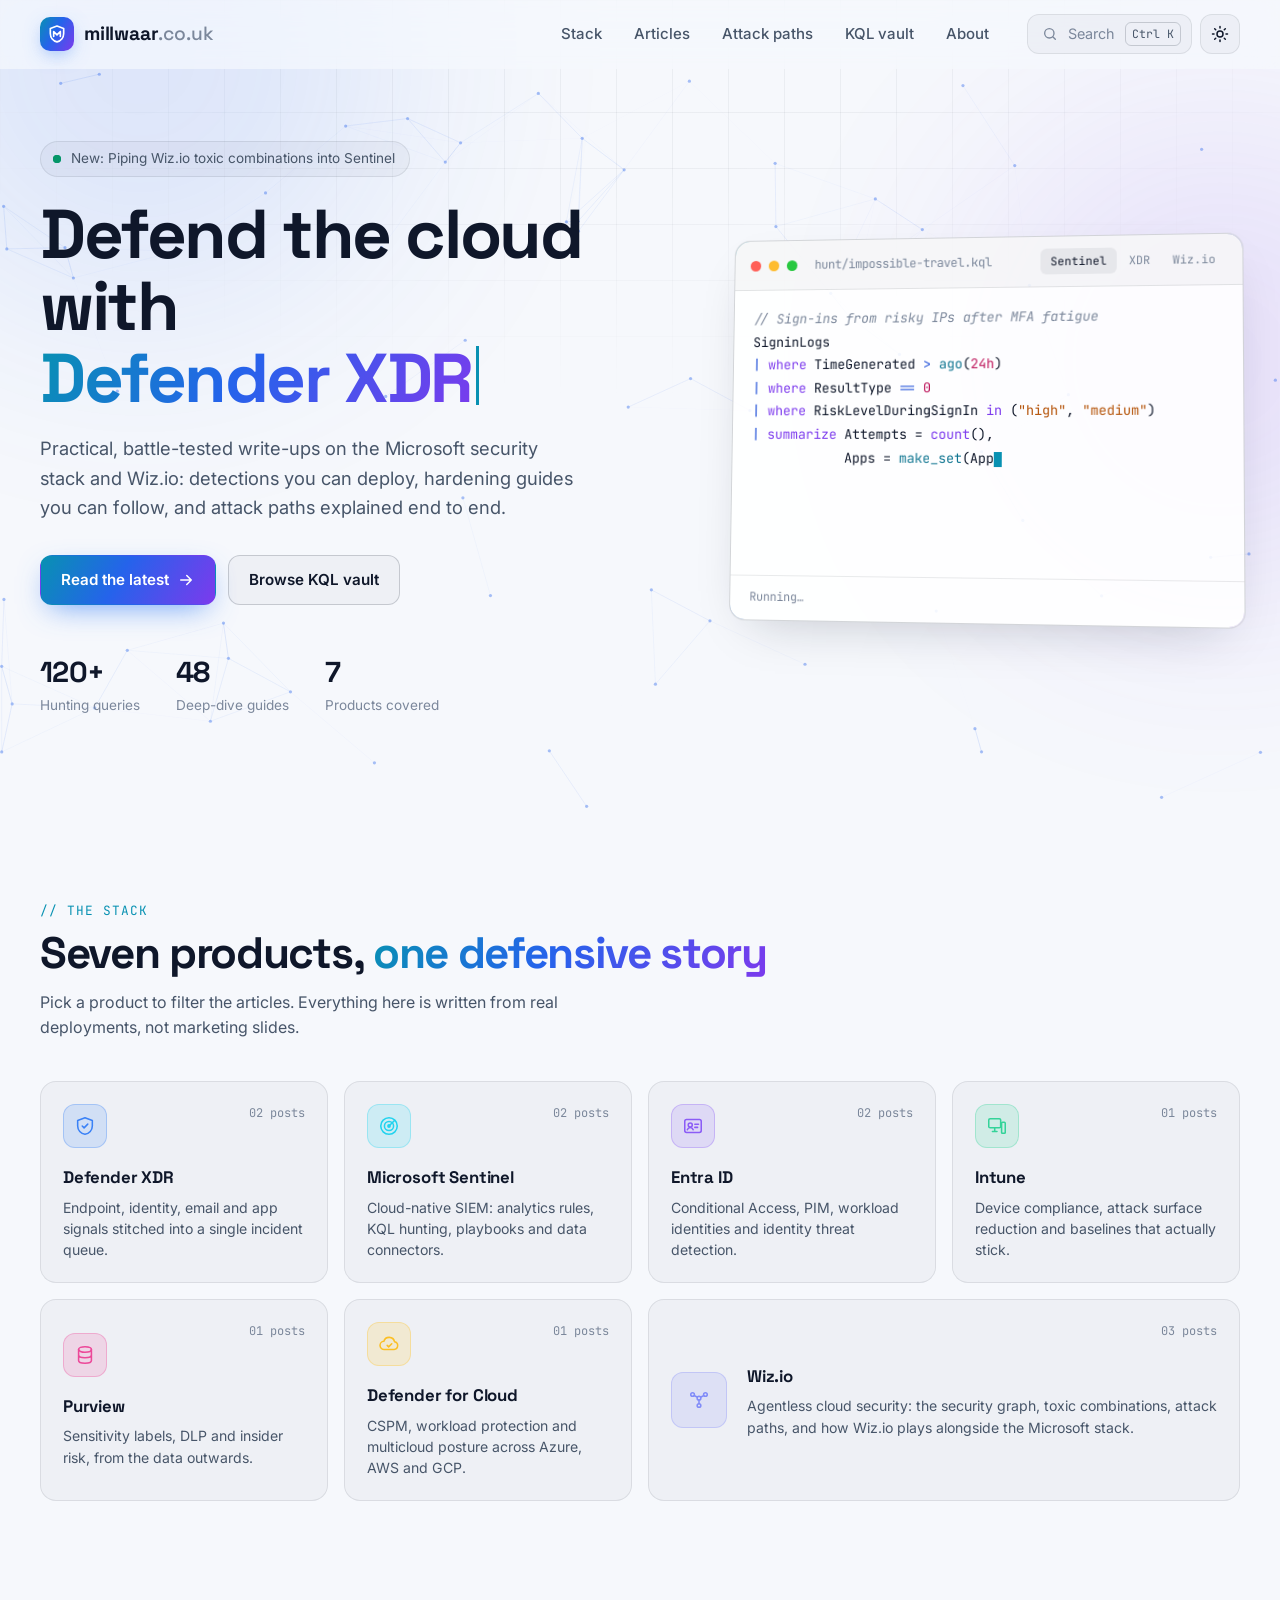
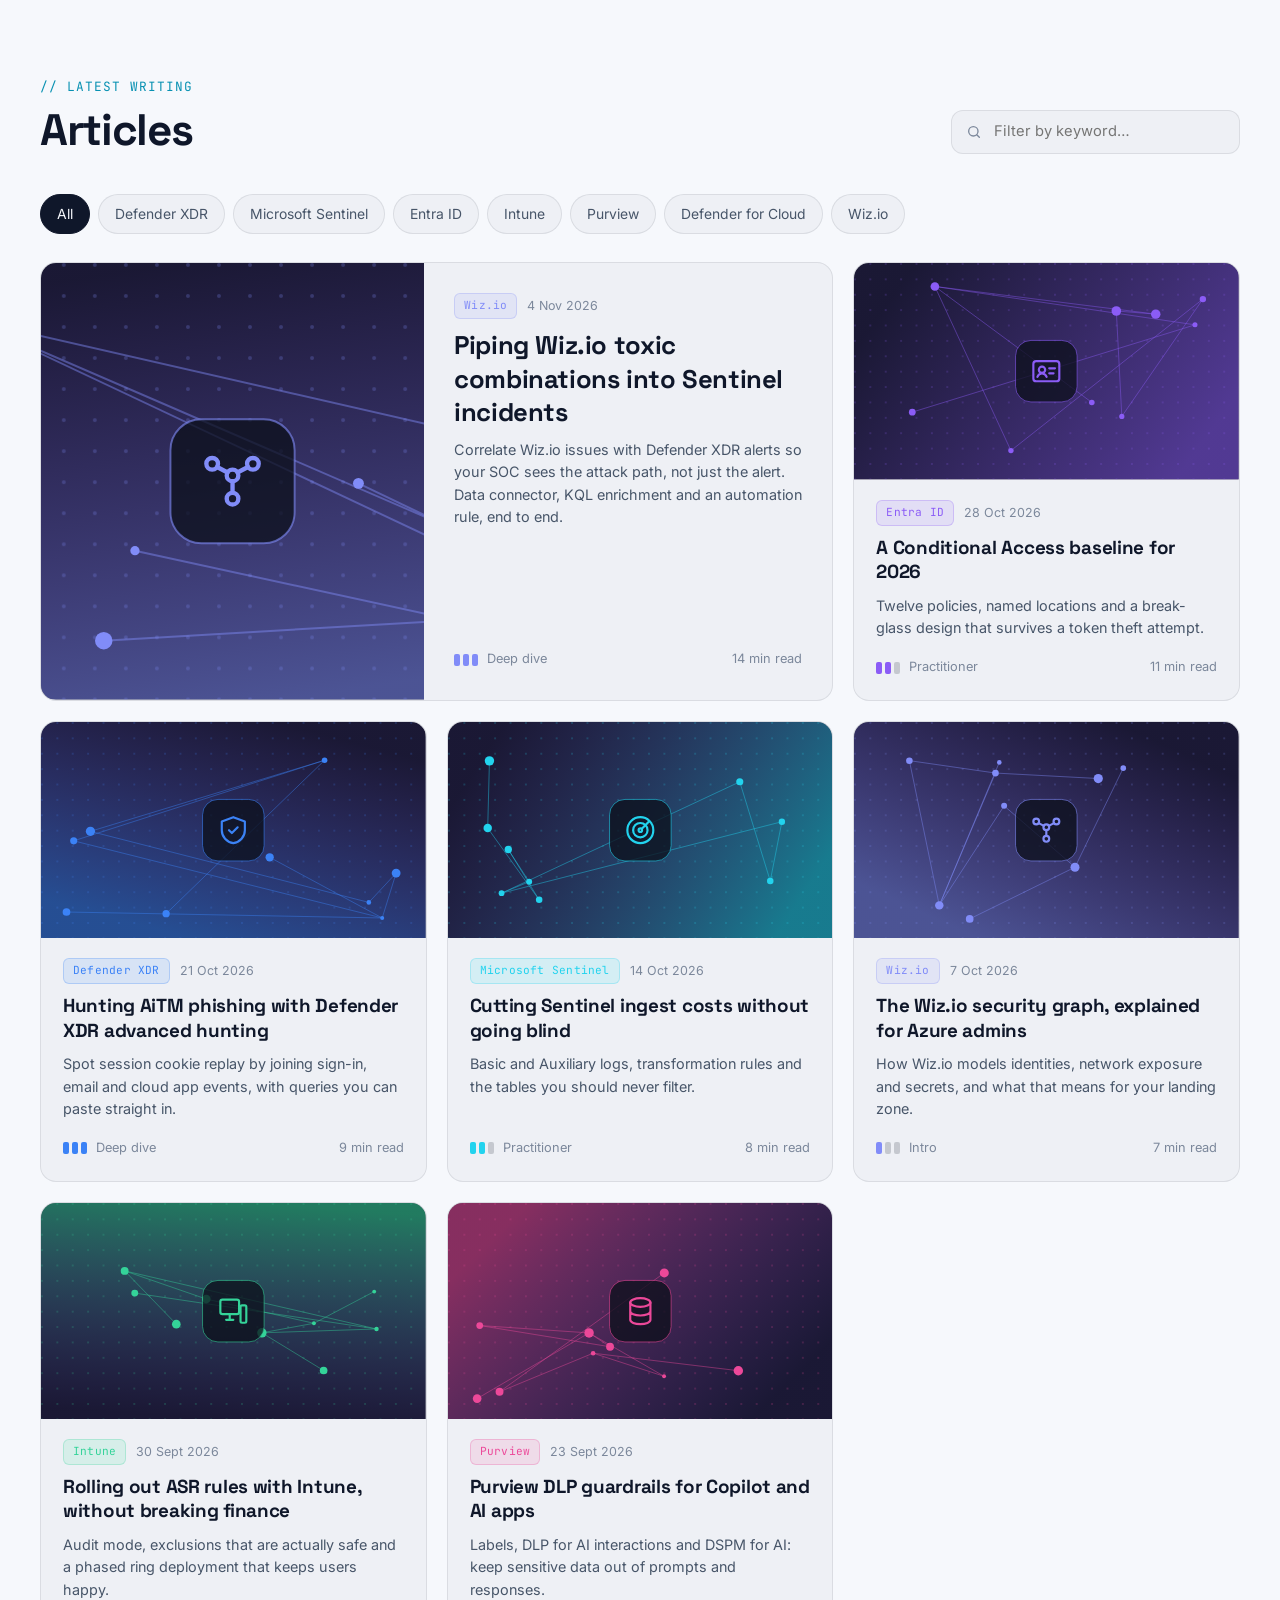
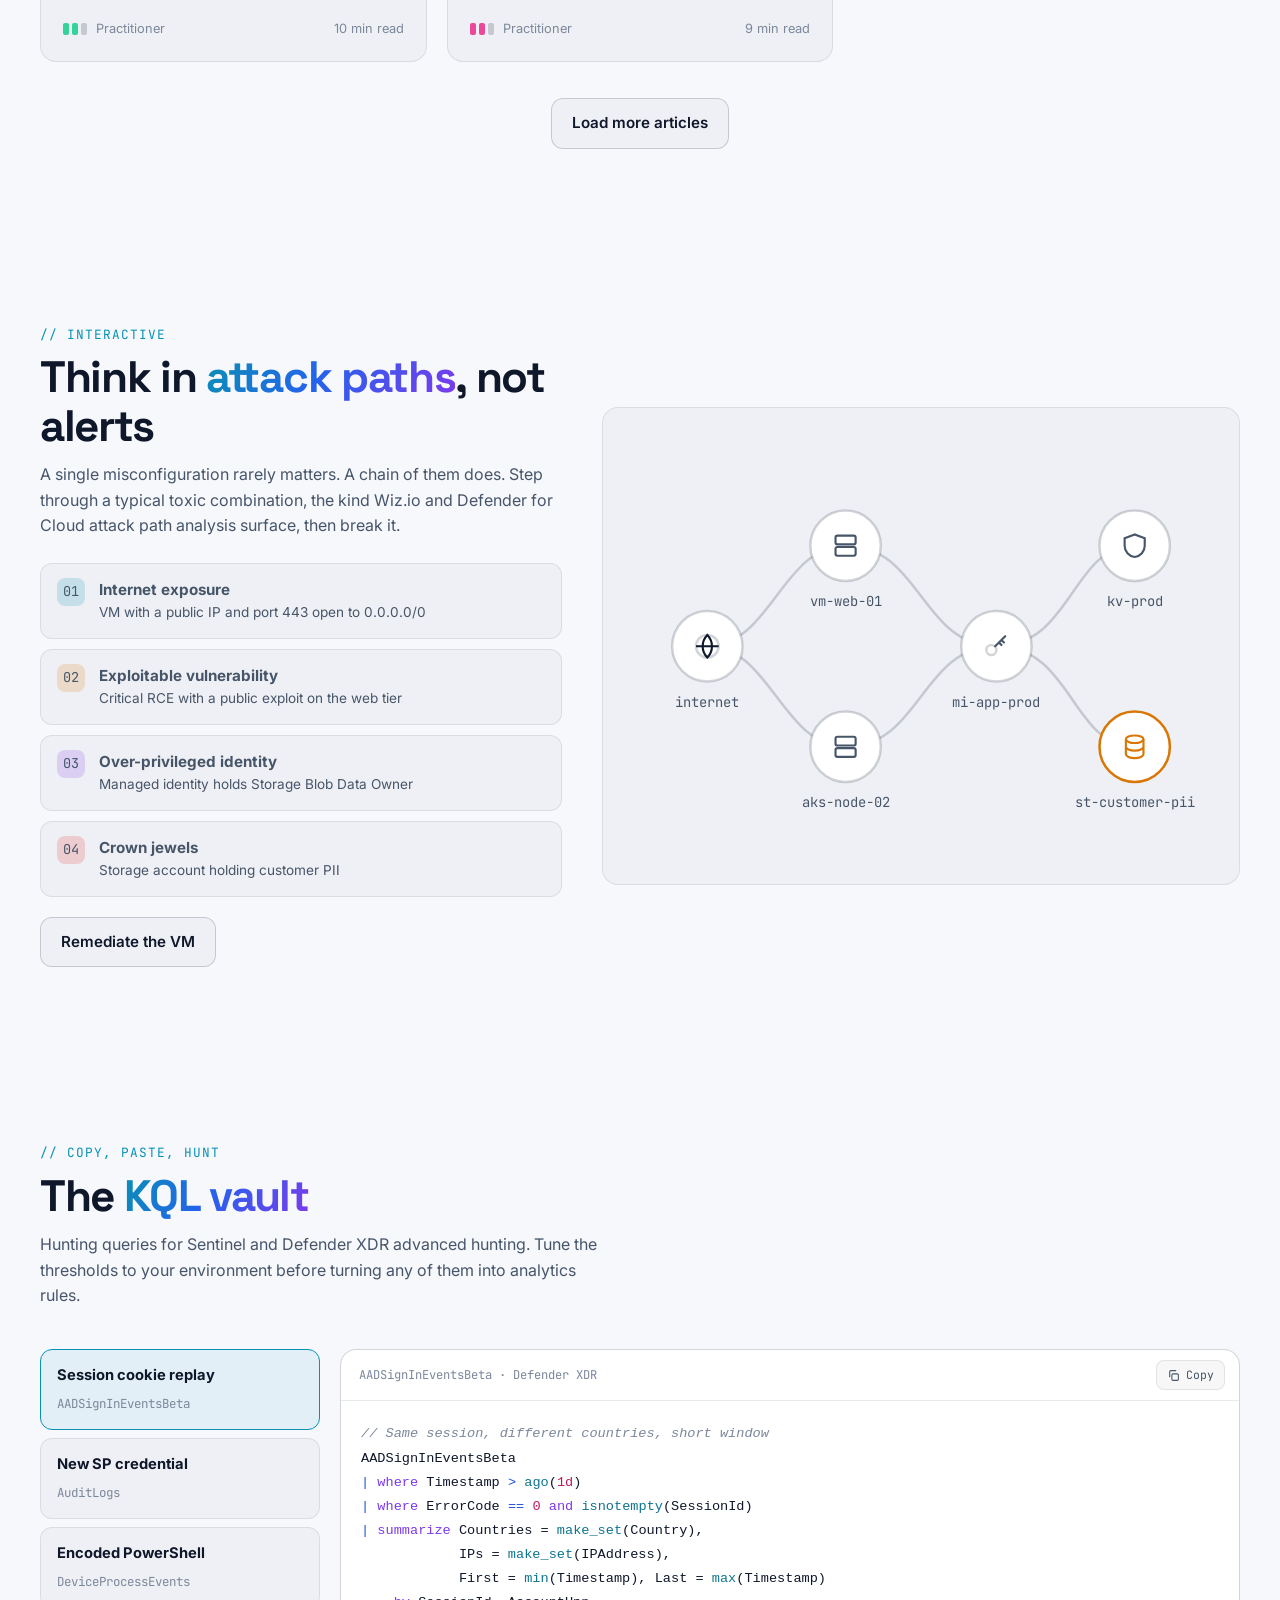
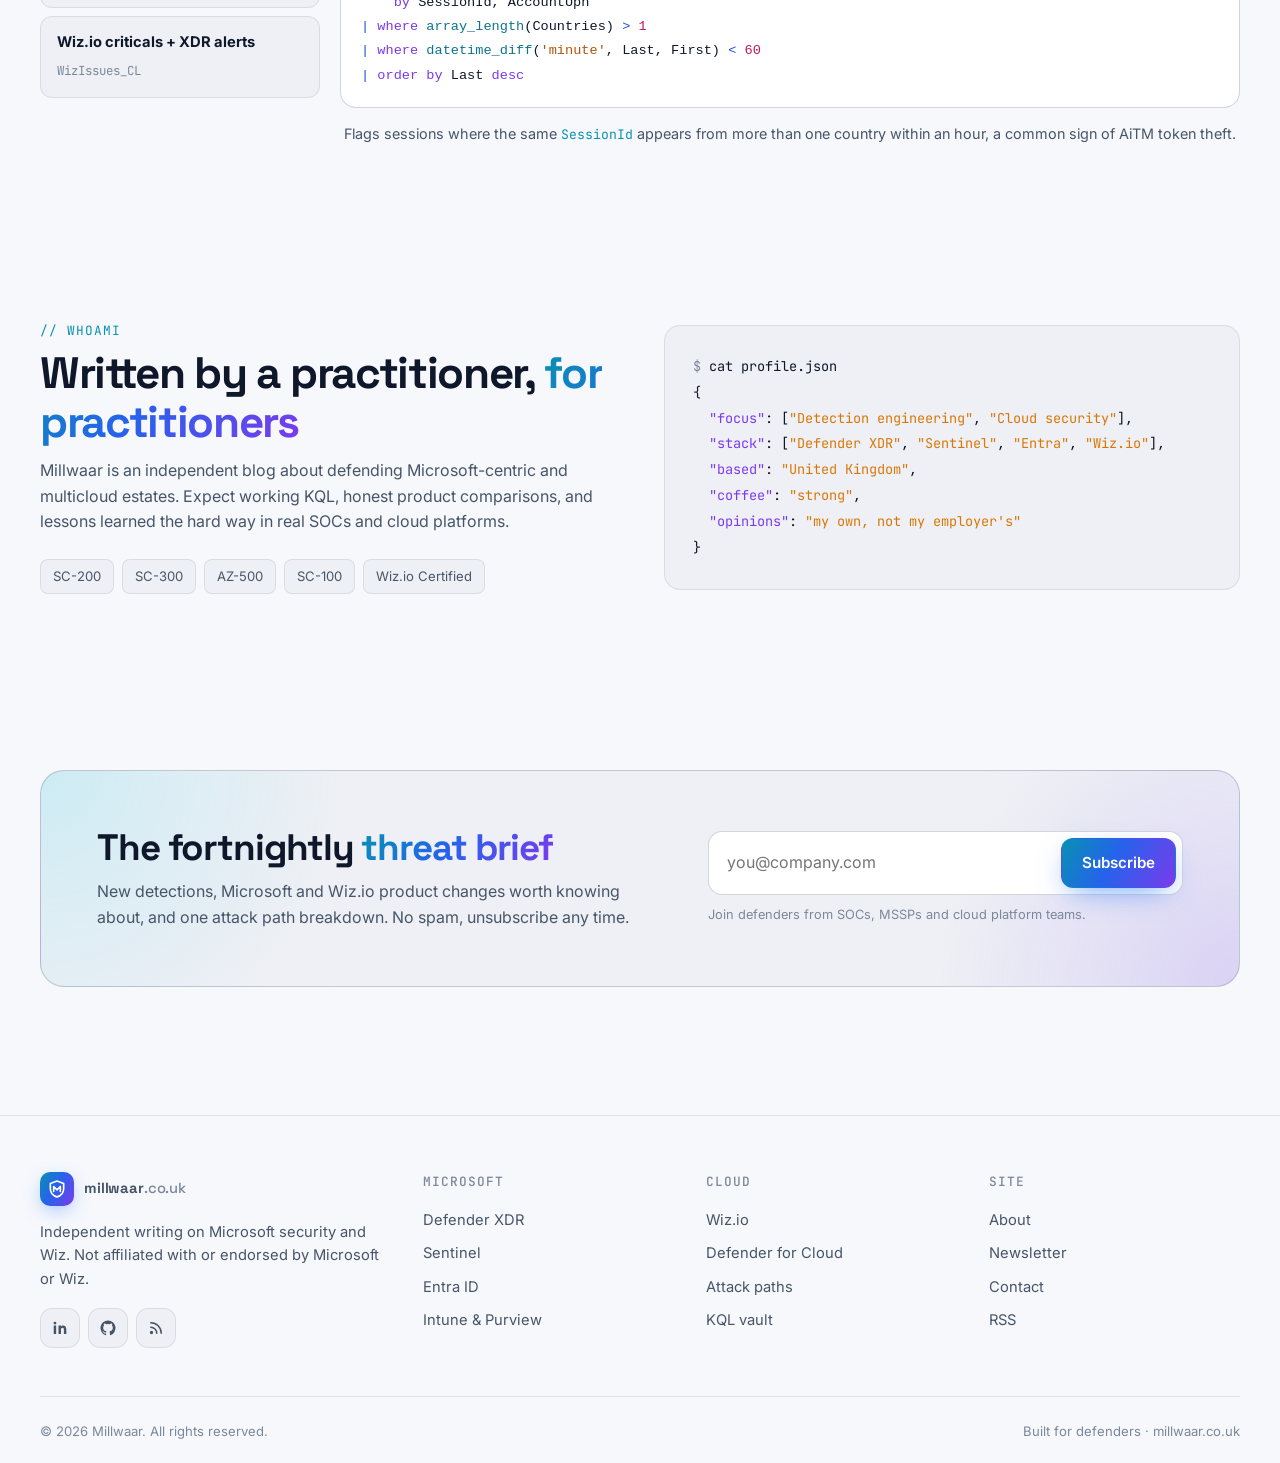
<file: index.html>
<!doctype html>
<html lang="en-GB">
<head>
  <meta charset="utf-8">
  <meta name="viewport" content="width=device-width, initial-scale=1">
  <title>Millwaar · Microsoft Security &amp; Wiz.io</title>
  <meta name="description" content="Hands-on cyber security writing on the Microsoft security stack (Defender XDR, Sentinel, Entra ID, Intune, Purview, Defender for Cloud) and Wiz.io cloud security.">
  <link rel="canonical" href="https://millwaar.co.uk/">
  <meta property="og:type" content="website">
  <meta property="og:title" content="Millwaar · Microsoft Security & Wiz.io">
  <meta property="og:description" content="Detections, hardening guides and cloud attack paths for defenders running Microsoft security and Wiz.">
  <meta property="og:url" content="https://millwaar.co.uk/">
  <meta name="theme-color" content="#07090f">
  <link rel="icon" href="assets/favicon.svg" type="image/svg+xml">
  <link rel="preconnect" href="https://fonts.googleapis.com">
  <link rel="preconnect" href="https://fonts.gstatic.com" crossorigin>
  <link href="https://fonts.googleapis.com/css2?family=Inter:wght@400;500;600;700&family=JetBrains+Mono:wght@400;500&family=Space+Grotesk:wght@500;600;700&display=swap" rel="stylesheet">
  <link rel="stylesheet" href="assets/css/styles.css">
  <script>
    (function () {
      var t; try { t = localStorage.getItem('mw-theme'); } catch (e) {}
      if (!t) t = window.matchMedia('(prefers-color-scheme: light)').matches ? 'light' : 'dark';
      document.documentElement.dataset.theme = t;
    })();
  </script>
</head>
<body>
  <a class="skip-link" href="#main">Skip to content</a>
  <div class="bg-grid" aria-hidden="true"></div>
  <div class="bg-glow bg-glow--1" aria-hidden="true"></div>
  <div class="bg-glow bg-glow--2" aria-hidden="true"></div>
  <div class="cursor-glow" aria-hidden="true"></div>

  <header class="site-header">
    <nav class="nav container" aria-label="Main">
      <a class="logo" href="./" aria-label="Millwaar home">
        <span class="logo__mark"><svg viewBox="0 0 24 24" fill="none" stroke="currentColor" stroke-width="2" stroke-linecap="round" stroke-linejoin="round"><path d="M12 2.5 4 5.5v6c0 5 3.4 9 8 10 4.6-1 8-5 8-10v-6l-8-3Z"/><path d="M8 15V9l4 4 4-4v6"/></svg></span>
        <span>millwaar<span class="logo__tld">.co.uk</span></span>
      </a>
      <ul class="nav__links" id="nav-links">
        <li><a href="#stack">Stack</a></li>
        <li><a href="#articles">Articles</a></li>
        <li><a href="#attack-paths">Attack paths</a></li>
        <li><a href="#kql">KQL vault</a></li>
        <li><a href="#about">About</a></li>
      </ul>
      <div class="nav__actions">
        <button class="search-trigger" type="button" aria-label="Search articles">
          <svg viewBox="0 0 24 24" fill="none" stroke="currentColor" stroke-width="2" stroke-linecap="round"><circle cx="11" cy="11" r="7"/><path d="m20 20-3.5-3.5"/></svg>
          <span class="search-trigger__label">Search</span><span class="kbd">Ctrl K</span>
        </button>
        <button class="icon-btn theme-toggle" type="button" aria-label="Toggle colour theme">
          <svg class="icon-moon" viewBox="0 0 24 24" fill="none" stroke="currentColor" stroke-width="2" stroke-linecap="round" stroke-linejoin="round"><path d="M20 14.5A8 8 0 0 1 9.5 4 8 8 0 1 0 20 14.5Z"/></svg>
          <svg class="icon-sun" viewBox="0 0 24 24" fill="none" stroke="currentColor" stroke-width="2" stroke-linecap="round"><circle cx="12" cy="12" r="4"/><path d="M12 2v2M12 20v2M4.9 4.9l1.4 1.4M17.7 17.7l1.4 1.4M2 12h2M20 12h2M4.9 19.1l1.4-1.4M17.7 6.3l1.4-1.4"/></svg>
        </button>
        <button class="icon-btn menu-toggle" type="button" aria-label="Open menu" aria-expanded="false" aria-controls="nav-links">
          <svg viewBox="0 0 24 24" fill="none" stroke="currentColor" stroke-width="2" stroke-linecap="round"><path d="M4 7h16M4 12h16M4 17h16"/></svg>
        </button>
      </div>
    </nav>
  </header>

  <main id="main">
    <!-- Hero -->
    <section class="hero">
      <canvas class="hero__canvas" aria-hidden="true"></canvas>
      <div class="container hero__inner">
        <div>
          <span class="eyebrow"><span class="pulse"></span> New: Piping Wiz.io toxic combinations into Sentinel</span>
          <h1>Defend the cloud with<br><span class="grad-text typed" data-words='["Defender XDR","Sentinel","Entra ID","Purview","Intune","Wiz.io"]'>Defender XDR</span></h1>
          <p class="hero__lead">Practical, battle-tested write-ups on the Microsoft security stack and Wiz.io: detections you can deploy, hardening guides you can follow, and attack paths explained end to end.</p>
          <div class="hero__cta">
            <a class="btn btn--primary" href="#articles">Read the latest
              <svg viewBox="0 0 24 24" fill="none" stroke="currentColor" stroke-width="2" stroke-linecap="round" stroke-linejoin="round"><path d="M5 12h14M13 6l6 6-6 6"/></svg></a>
            <a class="btn btn--ghost" href="#kql">Browse KQL vault</a>
          </div>
          <div class="hero__stats">
            <div><div class="stat__num" data-count="120" data-suffix="+">0</div><div class="stat__label">Hunting queries</div></div>
            <div><div class="stat__num" data-count="48">0</div><div class="stat__label">Deep-dive guides</div></div>
            <div><div class="stat__num" data-count="7">0</div><div class="stat__label">Products covered</div></div>
          </div>
        </div>

        <div class="console" aria-label="Example hunting queries">
          <div class="console__bar">
            <span class="dot dot--r"></span><span class="dot dot--y"></span><span class="dot dot--g"></span>
            <span class="console__title">hunt/impossible-travel.kql</span>
            <div class="console__tabs" role="tablist">
              <button class="console__tab is-active" data-tab="sentinel" role="tab" aria-selected="true">Sentinel</button>
              <button class="console__tab" data-tab="defender" role="tab" aria-selected="false">XDR</button>
              <button class="console__tab" data-tab="wiz" role="tab" aria-selected="false">Wiz.io</button>
            </div>
          </div>
          <div class="console__body" aria-live="off"></div>
          <div class="console__result"><span>Running…</span><span></span></div>
        </div>
      </div>
    </section>

    <!-- Stack -->
    <section class="section" id="stack">
      <div class="container">
        <div class="section__head reveal">
          <div>
            <div class="section__kicker">// the stack</div>
            <h2 class="section__title">Seven products, <span class="grad-text">one defensive story</span></h2>
            <p class="section__sub">Pick a product to filter the articles. Everything here is written from real deployments, not marketing slides.</p>
          </div>
        </div>
        <div class="stack-grid" id="stack-grid"></div>
      </div>
    </section>

    <!-- Articles -->
    <section class="section" id="articles">
      <div class="container">
        <div class="section__head reveal">
          <div>
            <div class="section__kicker">// latest writing</div>
            <h2 class="section__title">Articles</h2>
          </div>
          <label class="post-search">
            <svg viewBox="0 0 24 24" fill="none" stroke="currentColor" stroke-width="2" stroke-linecap="round"><circle cx="11" cy="11" r="7"/><path d="m20 20-3.5-3.5"/></svg>
            <input id="post-search" type="search" placeholder="Filter by keyword…" aria-label="Filter articles by keyword">
          </label>
        </div>
        <div class="filters reveal" role="group" aria-label="Filter by product"></div>
        <div class="posts-grid" id="posts-grid" aria-live="polite"></div>
        <div class="load-more-wrap"><button class="btn btn--ghost" id="load-more" type="button">Load more articles</button></div>
      </div>
    </section>

    <!-- Attack path -->
    <section class="section" id="attack-paths">
      <div class="container graph-wrap">
        <div class="reveal">
          <div class="section__kicker">// interactive</div>
          <h2 class="section__title">Think in <span class="grad-text">attack paths</span>, not alerts</h2>
          <p class="section__sub">A single misconfiguration rarely matters. A chain of them does. Step through a typical toxic combination, the kind Wiz.io and Defender for Cloud attack path analysis surface, then break it.</p>
          <ol class="steps">
            <li><button class="step" data-goto="1" style="--accent:var(--cyan)"><span class="step__n">01</span><span><strong>Internet exposure</strong><span>VM with a public IP and port 443 open to 0.0.0.0/0</span></span></button></li>
            <li><button class="step" data-goto="2" style="--accent:var(--amber)"><span class="step__n">02</span><span><strong>Exploitable vulnerability</strong><span>Critical RCE with a public exploit on the web tier</span></span></button></li>
            <li><button class="step" data-goto="3" style="--accent:var(--violet)"><span class="step__n">03</span><span><strong>Over-privileged identity</strong><span>Managed identity holds Storage Blob Data Owner</span></span></button></li>
            <li><button class="step" data-goto="4" style="--accent:var(--red)"><span class="step__n">04</span><span><strong>Crown jewels</strong><span>Storage account holding customer PII</span></span></button></li>
          </ol>
          <div style="margin-top:20px"><button class="btn btn--ghost" id="fix-path" type="button">Remediate the VM</button></div>
        </div>
        <div class="graph-panel reveal">
          <svg id="attack-graph" viewBox="0 0 480 360" role="img" aria-label="Attack path from the internet through a vulnerable VM and managed identity to a storage account">
            <path class="g-edge" data-step="1" d="M70 180 C 120 180, 130 100, 180 100"/>
            <path class="g-edge" d="M70 180 C 120 180, 130 260, 180 260"/>
            <path class="g-edge" data-step="3" d="M180 100 C 240 100, 240 180, 300 180"/>
            <path class="g-edge" d="M180 260 C 240 260, 240 180, 300 180"/>
            <path class="g-edge" d="M300 180 C 360 180, 360 100, 410 100"/>
            <path class="g-edge" data-step="4" d="M300 180 C 360 180, 360 260, 410 260"/>

            <g class="g-node" data-step="1" transform="translate(70 180)">
              <circle r="28"/><g class="g-icon" transform="translate(-12 -12)"><svg width="24" height="24" viewBox="0 0 24 24" fill="none" stroke="currentColor" stroke-width="1.7"><circle cx="12" cy="12" r="9"/><path d="M3 12h18M12 3c2.5 2.6 3.7 5.6 3.7 9s-1.2 6.4-3.7 9c-2.5-2.6-3.7-5.6-3.7-9S9.5 5.6 12 3Z"/></svg></g>
              <text y="48">internet</text>
            </g>
            <g class="g-node" data-step="1" data-fix transform="translate(180 100)">
              <circle r="28"/><g transform="translate(-12 -12)" style="color:var(--text-dim)"><svg width="24" height="24" viewBox="0 0 24 24" fill="none" stroke="currentColor" stroke-width="1.7"><rect x="4" y="4" width="16" height="7" rx="1.5"/><rect x="4" y="13" width="16" height="7" rx="1.5"/></svg></g>
              <text y="48">vm-web-01</text>
              <g class="g-badge" transform="translate(20 -26)" style="opacity:0;transition:opacity .3s">
                <rect x="-4" y="-10" width="64" height="20" rx="6" fill="var(--amber)"/>
                <text x="28" y="4" style="fill:#000;font-size:10px;font-weight:600">CVE · 9.8</text>
              </g>
            </g>
            <g class="g-node" transform="translate(180 260)">
              <circle r="28"/><g transform="translate(-12 -12)" style="color:var(--text-dim)"><svg width="24" height="24" viewBox="0 0 24 24" fill="none" stroke="currentColor" stroke-width="1.7"><rect x="4" y="4" width="16" height="7" rx="1.5"/><rect x="4" y="13" width="16" height="7" rx="1.5"/></svg></g>
              <text y="48">aks-node-02</text>
            </g>
            <g class="g-node" data-step="3" transform="translate(300 180)">
              <circle r="28"/><g transform="translate(-12 -12)" style="color:var(--text-dim)"><svg width="24" height="24" viewBox="0 0 24 24" fill="none" stroke="currentColor" stroke-width="1.7" stroke-linecap="round"><circle cx="8" cy="15" r="4"/><path d="m11 12 8-8M16 7l2 2M14 9l2 2"/></svg></g>
              <text y="48">mi-app-prod</text>
            </g>
            <g class="g-node" transform="translate(410 100)">
              <circle r="28"/><g transform="translate(-12 -12)" style="color:var(--text-dim)"><svg width="24" height="24" viewBox="0 0 24 24" fill="none" stroke="currentColor" stroke-width="1.7"><path d="M12 3 4 6v6c0 4.5 3.4 8.4 8 9 4.6-.6 8-4.5 8-9V6l-8-3Z"/></svg></g>
              <text y="48">kv-prod</text>
            </g>
            <g class="g-node is-crown" data-step="4" transform="translate(410 260)">
              <circle r="28"/><g transform="translate(-12 -12)" style="color:var(--amber)"><svg width="24" height="24" viewBox="0 0 24 24" fill="none" stroke="currentColor" stroke-width="1.7"><ellipse cx="12" cy="6" rx="7" ry="3"/><path d="M5 6v6c0 1.7 3.1 3 7 3s7-1.3 7-3V6M5 12v6c0 1.7 3.1 3 7 3s7-1.3 7-3v-6"/></svg></g>
              <text y="48">st-customer-pii</text>
            </g>
          </svg>
        </div>
      </div>
    </section>

    <!-- KQL vault -->
    <section class="section" id="kql">
      <div class="container">
        <div class="section__head reveal">
          <div>
            <div class="section__kicker">// copy, paste, hunt</div>
            <h2 class="section__title">The <span class="grad-text">KQL vault</span></h2>
            <p class="section__sub">Hunting queries for Sentinel and Defender XDR advanced hunting. Tune the thresholds to your environment before turning any of them into analytics rules.</p>
          </div>
        </div>
        <div class="kql-layout reveal">
          <div class="kql-list" id="kql-list" role="tablist" aria-label="Queries"></div>
          <div>
            <div class="code-block">
              <div class="code-block__head"><span id="kql-file"></span>
                <button class="copy-btn" type="button"><svg viewBox="0 0 24 24" fill="none" stroke="currentColor" stroke-width="2"><rect x="9" y="9" width="12" height="12" rx="2"/><path d="M5 15V5a2 2 0 0 1 2-2h10"/></svg><span>Copy</span></button>
              </div>
              <pre><code id="kql-code"></code></pre>
            </div>
            <p class="kql-desc" id="kql-desc"></p>
          </div>
        </div>
      </div>
    </section>

    <!-- About -->
    <section class="section" id="about">
      <div class="container about">
        <div class="reveal">
          <div class="section__kicker">// whoami</div>
          <h2 class="section__title">Written by a practitioner, <span class="grad-text">for practitioners</span></h2>
          <p class="section__sub">Millwaar is an independent blog about defending Microsoft-centric and multicloud estates. Expect working KQL, honest product comparisons, and lessons learned the hard way in real SOCs and cloud platforms.</p>
          <div class="cert-list">
            <span class="cert">SC-200</span><span class="cert">SC-300</span><span class="cert">AZ-500</span><span class="cert">SC-100</span><span class="cert">Wiz.io Certified</span>
          </div>
        </div>
        <div class="about__card reveal" aria-label="Profile summary">
<span class="p">$</span> cat profile.json<br>
{<br>
&nbsp;&nbsp;<span class="k">"focus"</span>: [<span class="s">"Detection engineering"</span>, <span class="s">"Cloud security"</span>],<br>
&nbsp;&nbsp;<span class="k">"stack"</span>: [<span class="s">"Defender XDR"</span>, <span class="s">"Sentinel"</span>, <span class="s">"Entra"</span>, <span class="s">"Wiz.io"</span>],<br>
&nbsp;&nbsp;<span class="k">"based"</span>: <span class="s">"United Kingdom"</span>,<br>
&nbsp;&nbsp;<span class="k">"coffee"</span>: <span class="s">"strong"</span>,<br>
&nbsp;&nbsp;<span class="k">"opinions"</span>: <span class="s">"my own, not my employer's"</span><br>
}
        </div>
      </div>
    </section>

    <!-- Newsletter -->
    <section class="section" id="newsletter">
      <div class="container">
        <div class="newsletter reveal">
          <div>
            <h2>The fortnightly <span class="grad-text">threat brief</span></h2>
            <p>New detections, Microsoft and Wiz.io product changes worth knowing about, and one attack path breakdown. No spam, unsubscribe any time.</p>
          </div>
          <form class="subscribe-wrap" novalidate>
            <div class="subscribe">
              <input type="email" required placeholder="you@company.com" aria-label="Email address">
              <button class="btn btn--primary" type="submit">Subscribe</button>
            </div>
            <div class="subscribe__note">Join defenders from SOCs, MSSPs and cloud platform teams.</div>
          </form>
        </div>
      </div>
    </section>
  </main>

  <footer class="site-footer">
    <div class="container">
      <div class="footer__grid">
        <div class="footer__about">
          <a class="logo" href="./"><span class="logo__mark"><svg viewBox="0 0 24 24" fill="none" stroke="currentColor" stroke-width="2" stroke-linecap="round" stroke-linejoin="round"><path d="M12 2.5 4 5.5v6c0 5 3.4 9 8 10 4.6-1 8-5 8-10v-6l-8-3Z"/><path d="M8 15V9l4 4 4-4v6"/></svg></span><span>millwaar<span class="logo__tld">.co.uk</span></span></a>
          <p>Independent writing on Microsoft security and Wiz. Not affiliated with or endorsed by Microsoft or Wiz.</p>
          <div class="socials">
            <a class="icon-btn" href="#" aria-label="LinkedIn"><svg viewBox="0 0 24 24" fill="currentColor"><path d="M6.9 8.8H3.6V20h3.3V8.8ZM5.3 3.5a1.9 1.9 0 1 0 0 3.8 1.9 1.9 0 0 0 0-3.8ZM20.4 13.6c0-3-1.6-5-4.3-5-1.4 0-2.4.8-2.8 1.5V8.8H10V20h3.3v-5.6c0-1.5.3-2.9 2.1-2.9s1.8 1.7 1.8 3V20h3.3l-.1-6.4Z"/></svg></a>
            <a class="icon-btn" href="#" aria-label="GitHub"><svg viewBox="0 0 24 24" fill="currentColor"><path d="M12 2a10 10 0 0 0-3.2 19.5c.5.1.7-.2.7-.5v-1.7c-2.8.6-3.4-1.3-3.4-1.3-.4-1.2-1.1-1.5-1.1-1.5-.9-.6.1-.6.1-.6 1 .1 1.5 1 1.5 1 .9 1.6 2.4 1.1 3 .8.1-.6.4-1.1.6-1.3-2.2-.3-4.6-1.1-4.6-5 0-1.1.4-2 1-2.7-.1-.3-.4-1.3.1-2.7 0 0 .8-.3 2.8 1a9.6 9.6 0 0 1 5 0c1.9-1.3 2.8-1 2.8-1 .5 1.4.2 2.4.1 2.7.6.7 1 1.6 1 2.7 0 3.9-2.3 4.7-4.6 5 .4.3.7.9.7 1.9V21c0 .3.2.6.7.5A10 10 0 0 0 12 2Z"/></svg></a>
            <a class="icon-btn" href="#" aria-label="RSS feed"><svg viewBox="0 0 24 24" fill="none" stroke="currentColor" stroke-width="2" stroke-linecap="round"><path d="M5 11a8 8 0 0 1 8 8M5 5a14 14 0 0 1 14 14"/><circle cx="6" cy="18" r="1.2" fill="currentColor"/></svg></a>
          </div>
        </div>
        <div>
          <h4>Microsoft</h4>
          <ul><li><a href="#articles">Defender XDR</a></li><li><a href="#articles">Sentinel</a></li><li><a href="#articles">Entra ID</a></li><li><a href="#articles">Intune &amp; Purview</a></li></ul>
        </div>
        <div>
          <h4>Cloud</h4>
          <ul><li><a href="#articles">Wiz.io</a></li><li><a href="#articles">Defender for Cloud</a></li><li><a href="#attack-paths">Attack paths</a></li><li><a href="#kql">KQL vault</a></li></ul>
        </div>
        <div>
          <h4>Site</h4>
          <ul><li><a href="#about">About</a></li><li><a href="#newsletter">Newsletter</a></li><li><a href="mailto:hello@millwaar.co.uk">Contact</a></li><li><a href="#">RSS</a></li></ul>
        </div>
      </div>
      <div class="footer__bottom">
        <span>© <span data-year>2026</span> Millwaar. All rights reserved.</span>
        <span>Built for defenders · millwaar.co.uk</span>
      </div>
    </div>
  </footer>

  <!-- Search modal -->
  <div class="search-modal" role="dialog" aria-modal="true" aria-label="Search articles">
    <div class="search-modal__backdrop"></div>
    <div class="search-modal__panel">
      <div class="search-modal__input">
        <svg viewBox="0 0 24 24" fill="none" stroke="currentColor" stroke-width="2" stroke-linecap="round"><circle cx="11" cy="11" r="7"/><path d="m20 20-3.5-3.5"/></svg>
        <input type="text" placeholder="Search Sentinel, Wiz.io, Conditional Access…" aria-label="Search">
        <span class="kbd">Esc</span>
      </div>
      <ul class="search-results" role="listbox"></ul>
      <div class="search-modal__foot"><span><span class="kbd">↑</span> <span class="kbd">↓</span> navigate</span><span><span class="kbd">↵</span> open</span></div>
    </div>
  </div>

  <script src="assets/js/data.js"></script>
  <script src="assets/js/main.js"></script>
</body>
</html>
</file>
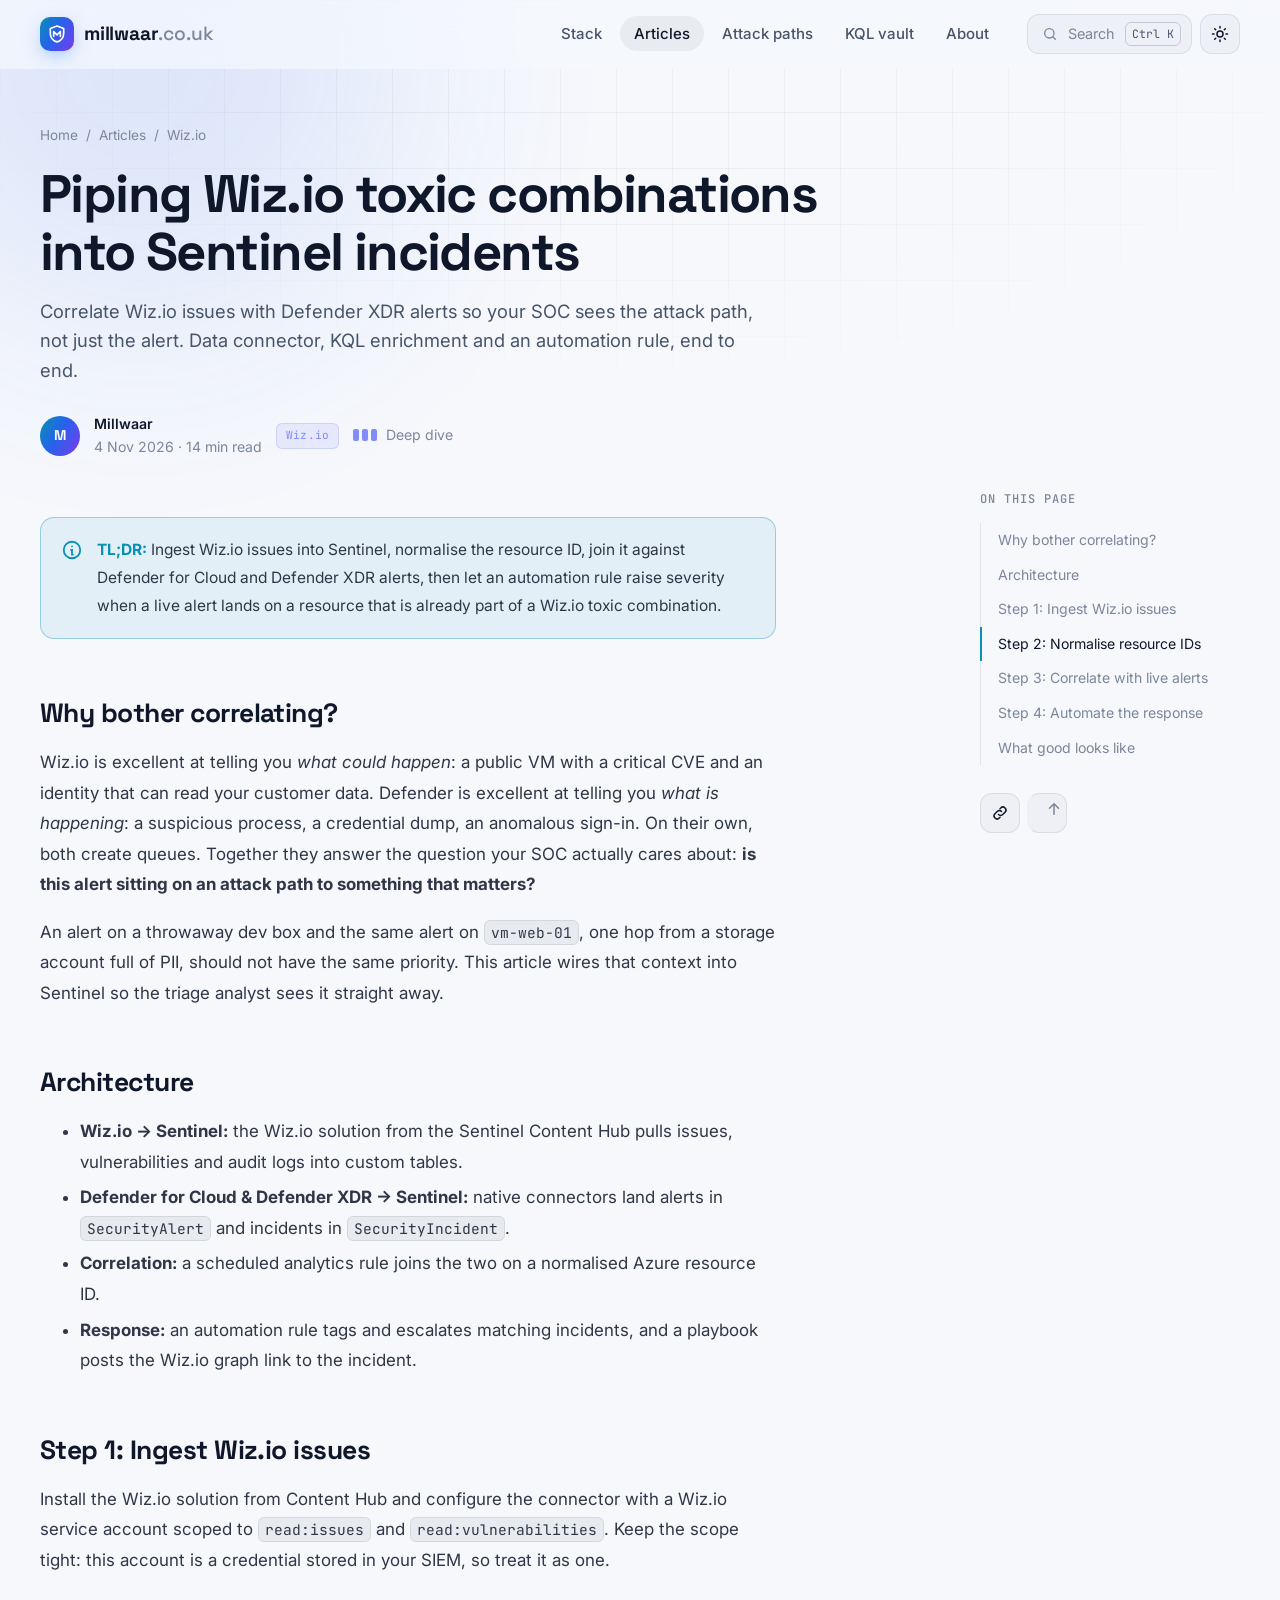
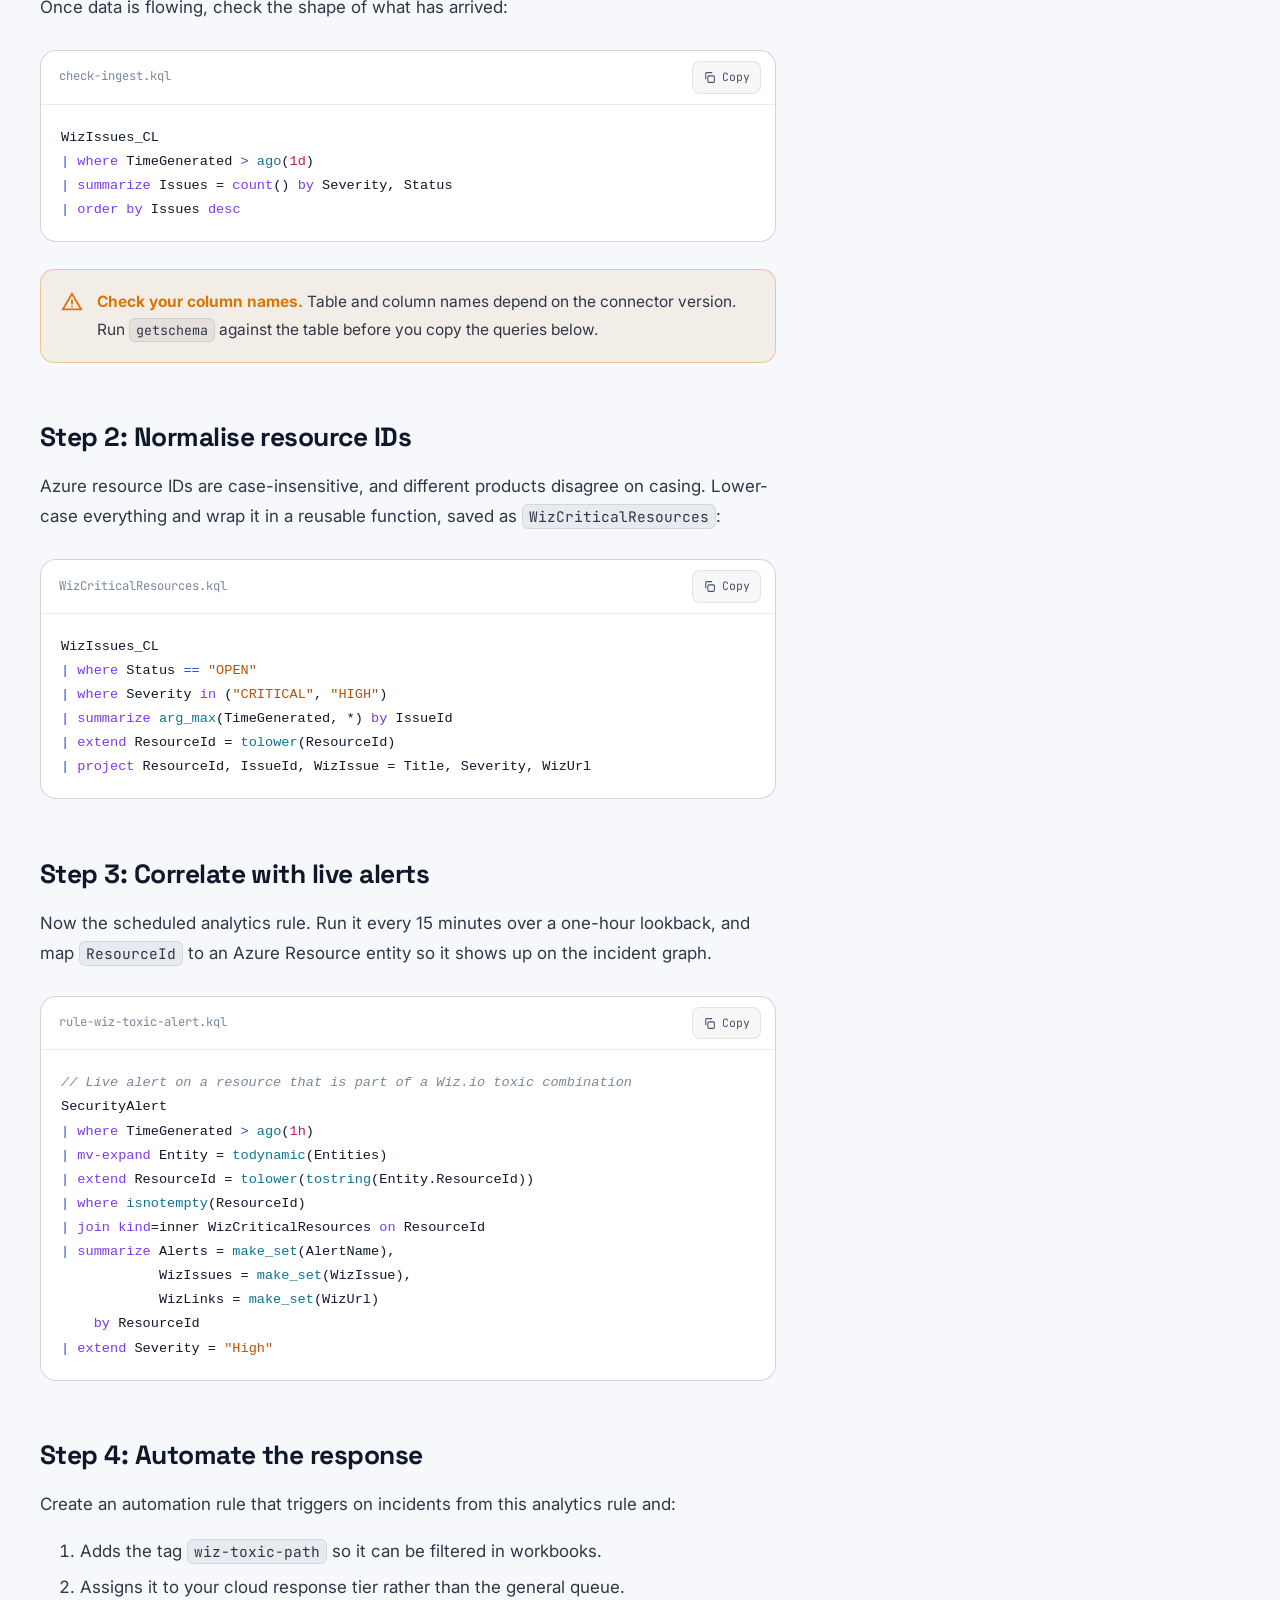
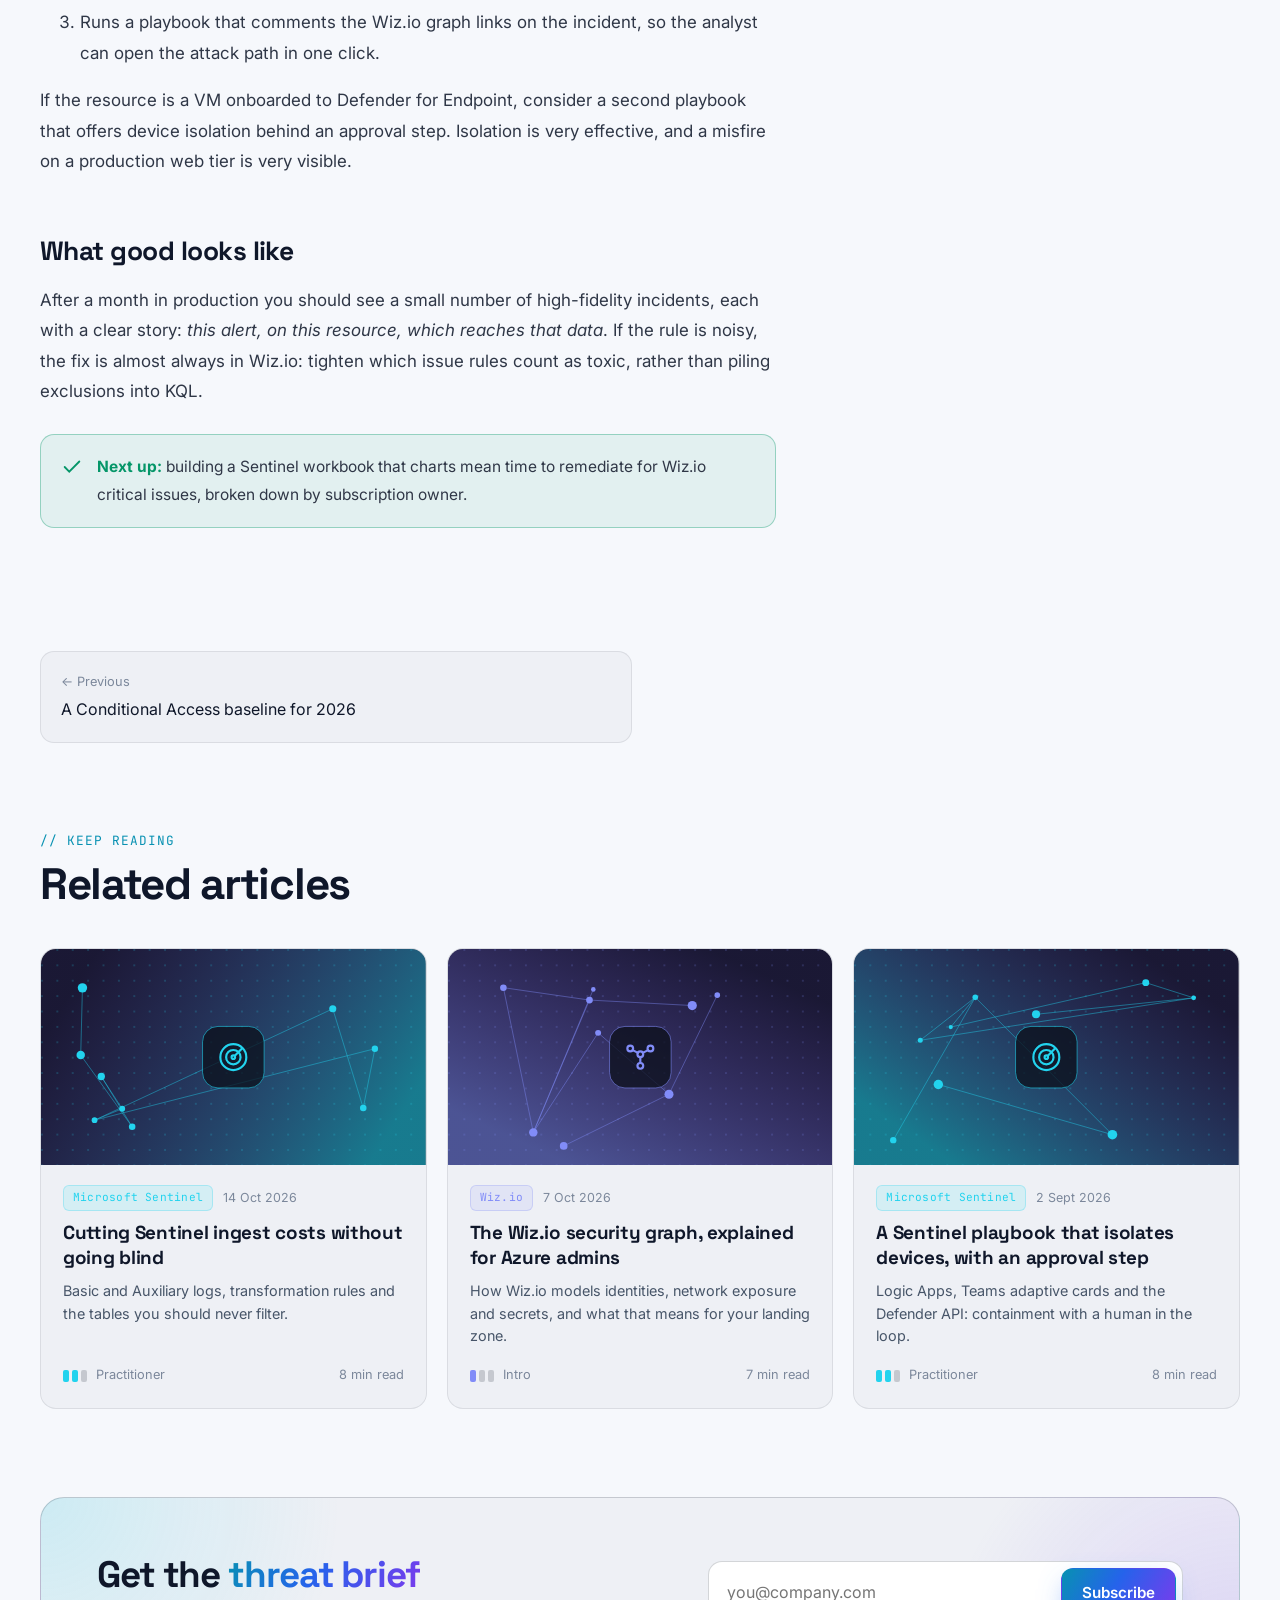
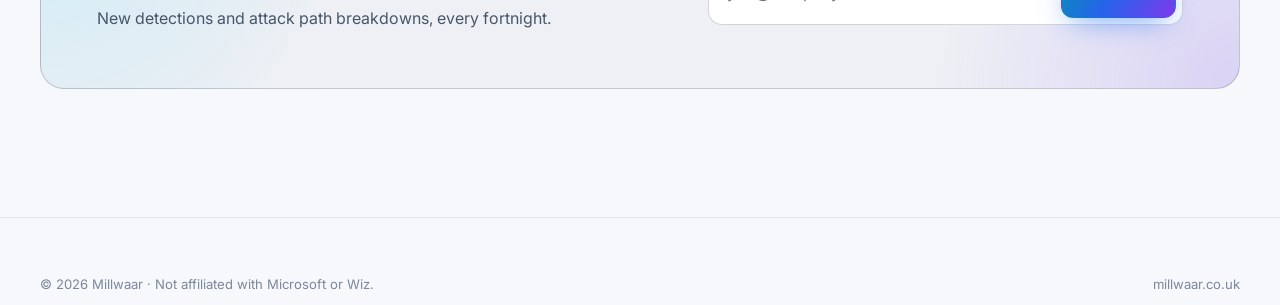
<file: post.html>
<!doctype html>
<html lang="en-GB">
<head>
  <meta charset="utf-8">
  <meta name="viewport" content="width=device-width, initial-scale=1">
  <title>Article · Millwaar</title>
  <meta name="description" content="Millwaar: hands-on articles on Microsoft security and Wiz.">
  <meta name="theme-color" content="#07090f">
  <link rel="icon" href="assets/favicon.svg" type="image/svg+xml">
  <link rel="preconnect" href="https://fonts.googleapis.com">
  <link rel="preconnect" href="https://fonts.gstatic.com" crossorigin>
  <link href="https://fonts.googleapis.com/css2?family=Inter:wght@400;500;600;700&family=JetBrains+Mono:wght@400;500&family=Space+Grotesk:wght@500;600;700&display=swap" rel="stylesheet">
  <link rel="stylesheet" href="assets/css/styles.css">
  <script>
    (function () {
      var t; try { t = localStorage.getItem('mw-theme'); } catch (e) {}
      if (!t) t = window.matchMedia('(prefers-color-scheme: light)').matches ? 'light' : 'dark';
      document.documentElement.dataset.theme = t;
    })();
  </script>
</head>
<body>
  <a class="skip-link" href="#main">Skip to content</a>
  <div class="progress" aria-hidden="true"></div>
  <div class="bg-grid" aria-hidden="true"></div>
  <div class="bg-glow bg-glow--1" aria-hidden="true"></div>
  <div class="cursor-glow" aria-hidden="true"></div>

  <header class="site-header">
    <nav class="nav container" aria-label="Main">
      <a class="logo" href="./" aria-label="Millwaar home">
        <span class="logo__mark"><svg viewBox="0 0 24 24" fill="none" stroke="currentColor" stroke-width="2" stroke-linecap="round" stroke-linejoin="round"><path d="M12 2.5 4 5.5v6c0 5 3.4 9 8 10 4.6-1 8-5 8-10v-6l-8-3Z"/><path d="M8 15V9l4 4 4-4v6"/></svg></span>
        <span>millwaar<span class="logo__tld">.co.uk</span></span>
      </a>
      <ul class="nav__links" id="nav-links">
        <li><a href="./#stack">Stack</a></li>
        <li><a href="./#articles" aria-current="page">Articles</a></li>
        <li><a href="./#attack-paths">Attack paths</a></li>
        <li><a href="./#kql">KQL vault</a></li>
        <li><a href="./#about">About</a></li>
      </ul>
      <div class="nav__actions">
        <button class="search-trigger" type="button" aria-label="Search articles">
          <svg viewBox="0 0 24 24" fill="none" stroke="currentColor" stroke-width="2" stroke-linecap="round"><circle cx="11" cy="11" r="7"/><path d="m20 20-3.5-3.5"/></svg>
          <span class="search-trigger__label">Search</span><span class="kbd">Ctrl K</span>
        </button>
        <button class="icon-btn theme-toggle" type="button" aria-label="Toggle colour theme">
          <svg class="icon-moon" viewBox="0 0 24 24" fill="none" stroke="currentColor" stroke-width="2" stroke-linecap="round" stroke-linejoin="round"><path d="M20 14.5A8 8 0 0 1 9.5 4 8 8 0 1 0 20 14.5Z"/></svg>
          <svg class="icon-sun" viewBox="0 0 24 24" fill="none" stroke="currentColor" stroke-width="2" stroke-linecap="round"><circle cx="12" cy="12" r="4"/><path d="M12 2v2M12 20v2M4.9 4.9l1.4 1.4M17.7 17.7l1.4 1.4M2 12h2M20 12h2M4.9 19.1l1.4-1.4M17.7 6.3l1.4-1.4"/></svg>
        </button>
        <button class="icon-btn menu-toggle" type="button" aria-label="Open menu" aria-expanded="false" aria-controls="nav-links">
          <svg viewBox="0 0 24 24" fill="none" stroke="currentColor" stroke-width="2" stroke-linecap="round"><path d="M4 7h16M4 12h16M4 17h16"/></svg>
        </button>
      </div>
    </nav>
  </header>

  <main id="main">
    <header class="article-hero container">
      <nav class="breadcrumbs" aria-label="Breadcrumb"><a href="./">Home</a><span>/</span><a href="./#articles">Articles</a><span>/</span><span id="a-crumb"></span></nav>
      <h1 id="a-title"></h1>
      <p class="lead" id="a-lead"></p>
      <div class="byline">
        <span class="avatar">M</span>
        <span><strong>Millwaar</strong><br><time id="a-date"></time> · <span id="a-read"></span></span>
        <span class="tag" id="a-tag"></span>
        <span id="a-level"></span>
      </div>
    </header>

    <div class="container article-layout">
      <article class="prose">
        <div class="callout" style="--accent:var(--cyan)">
          <svg viewBox="0 0 24 24" fill="none" stroke="currentColor" stroke-width="2" stroke-linecap="round"><circle cx="12" cy="12" r="9"/><path d="M12 8h.01M11 12h1v5h1"/></svg>
          <p><strong>TL;DR:</strong> Ingest Wiz.io issues into Sentinel, normalise the resource ID, join it against Defender for Cloud and Defender XDR alerts, then let an automation rule raise severity when a live alert lands on a resource that is already part of a Wiz.io toxic combination.</p>
        </div>

        <h2 id="why">Why bother correlating?</h2>
        <p>Wiz.io is excellent at telling you <em>what could happen</em>: a public VM with a critical CVE and an identity that can read your customer data. Defender is excellent at telling you <em>what is happening</em>: a suspicious process, a credential dump, an anomalous sign-in. On their own, both create queues. Together they answer the question your SOC actually cares about: <strong>is this alert sitting on an attack path to something that matters?</strong></p>
        <p>An alert on a throwaway dev box and the same alert on <code>vm-web-01</code>, one hop from a storage account full of PII, should not have the same priority. This article wires that context into Sentinel so the triage analyst sees it straight away.</p>

        <h2 id="architecture">Architecture</h2>
        <ul>
          <li><strong>Wiz.io → Sentinel:</strong> the Wiz.io solution from the Sentinel Content Hub pulls issues, vulnerabilities and audit logs into custom tables.</li>
          <li><strong>Defender for Cloud &amp; Defender XDR → Sentinel:</strong> native connectors land alerts in <code>SecurityAlert</code> and incidents in <code>SecurityIncident</code>.</li>
          <li><strong>Correlation:</strong> a scheduled analytics rule joins the two on a normalised Azure resource ID.</li>
          <li><strong>Response:</strong> an automation rule tags and escalates matching incidents, and a playbook posts the Wiz.io graph link to the incident.</li>
        </ul>

        <h2 id="ingest">Step 1: Ingest Wiz.io issues</h2>
        <p>Install the Wiz.io solution from Content Hub and configure the connector with a Wiz.io service account scoped to <code>read:issues</code> and <code>read:vulnerabilities</code>. Keep the scope tight: this account is a credential stored in your SIEM, so treat it as one.</p>
        <p>Once data is flowing, check the shape of what has arrived:</p>
        <div class="code-block">
          <div class="code-block__head"><span>check-ingest.kql</span><button class="copy-btn" type="button"><svg viewBox="0 0 24 24" fill="none" stroke="currentColor" stroke-width="2"><rect x="9" y="9" width="12" height="12" rx="2"/><path d="M5 15V5a2 2 0 0 1 2-2h10"/></svg><span>Copy</span></button></div>
<pre><code>WizIssues_CL
| where TimeGenerated > ago(1d)
| summarize Issues = count() by Severity, Status
| order by Issues desc</code></pre>
        </div>
        <div class="callout" style="--accent:var(--amber)">
          <svg viewBox="0 0 24 24" fill="none" stroke="currentColor" stroke-width="2" stroke-linecap="round"><path d="M12 3 2 20h20L12 3Z"/><path d="M12 10v4M12 17h.01"/></svg>
          <p><strong>Check your column names.</strong> Table and column names depend on the connector version. Run <code>getschema</code> against the table before you copy the queries below.</p>
        </div>

        <h2 id="normalise">Step 2: Normalise resource IDs</h2>
        <p>Azure resource IDs are case-insensitive, and different products disagree on casing. Lower-case everything and wrap it in a reusable function, saved as <code>WizCriticalResources</code>:</p>
        <div class="code-block">
          <div class="code-block__head"><span>WizCriticalResources.kql</span><button class="copy-btn" type="button"><svg viewBox="0 0 24 24" fill="none" stroke="currentColor" stroke-width="2"><rect x="9" y="9" width="12" height="12" rx="2"/><path d="M5 15V5a2 2 0 0 1 2-2h10"/></svg><span>Copy</span></button></div>
<pre><code>WizIssues_CL
| where Status == "OPEN"
| where Severity in ("CRITICAL", "HIGH")
| summarize arg_max(TimeGenerated, *) by IssueId
| extend ResourceId = tolower(ResourceId)
| project ResourceId, IssueId, WizIssue = Title, Severity, WizUrl</code></pre>
        </div>

        <h2 id="correlate">Step 3: Correlate with live alerts</h2>
        <p>Now the scheduled analytics rule. Run it every 15 minutes over a one-hour lookback, and map <code>ResourceId</code> to an Azure Resource entity so it shows up on the incident graph.</p>
        <div class="code-block">
          <div class="code-block__head"><span>rule-wiz-toxic-alert.kql</span><button class="copy-btn" type="button"><svg viewBox="0 0 24 24" fill="none" stroke="currentColor" stroke-width="2"><rect x="9" y="9" width="12" height="12" rx="2"/><path d="M5 15V5a2 2 0 0 1 2-2h10"/></svg><span>Copy</span></button></div>
<pre><code>// Live alert on a resource that is part of a Wiz.io toxic combination
SecurityAlert
| where TimeGenerated > ago(1h)
| mv-expand Entity = todynamic(Entities)
| extend ResourceId = tolower(tostring(Entity.ResourceId))
| where isnotempty(ResourceId)
| join kind=inner WizCriticalResources on ResourceId
| summarize Alerts = make_set(AlertName),
            WizIssues = make_set(WizIssue),
            WizLinks = make_set(WizUrl)
    by ResourceId
| extend Severity = "High"</code></pre>
        </div>

        <h2 id="automate">Step 4: Automate the response</h2>
        <p>Create an automation rule that triggers on incidents from this analytics rule and:</p>
        <ol>
          <li>Adds the tag <code>wiz-toxic-path</code> so it can be filtered in workbooks.</li>
          <li>Assigns it to your cloud response tier rather than the general queue.</li>
          <li>Runs a playbook that comments the Wiz.io graph links on the incident, so the analyst can open the attack path in one click.</li>
        </ol>
        <p>If the resource is a VM onboarded to Defender for Endpoint, consider a second playbook that offers device isolation behind an approval step. Isolation is very effective, and a misfire on a production web tier is very visible.</p>

        <h2 id="results">What good looks like</h2>
        <p>After a month in production you should see a small number of high-fidelity incidents, each with a clear story: <em>this alert, on this resource, which reaches that data</em>. If the rule is noisy, the fix is almost always in Wiz.io: tighten which issue rules count as toxic, rather than piling exclusions into KQL.</p>
        <div class="callout" style="--accent:var(--green)">
          <svg viewBox="0 0 24 24" fill="none" stroke="currentColor" stroke-width="2" stroke-linecap="round"><path d="M20 6 9 17l-5-5"/></svg>
          <p><strong>Next up:</strong> building a Sentinel workbook that charts mean time to remediate for Wiz.io critical issues, broken down by subscription owner.</p>
        </div>
      </article>

      <aside class="toc" aria-label="On this page">
        <h4>On this page</h4>
        <ol id="toc-list"></ol>
        <div class="toc__share">
          <button class="icon-btn" id="share-copy" type="button" aria-label="Copy link to this article"><svg viewBox="0 0 24 24" fill="none" stroke="currentColor" stroke-width="2" stroke-linecap="round"><path d="M10 14a4 4 0 0 0 5.7 0l3-3a4 4 0 0 0-5.7-5.7l-1 1"/><path d="M14 10a4 4 0 0 0-5.7 0l-3 3a4 4 0 0 0 5.7 5.7l1-1"/></svg></button>
          <a class="icon-btn" href="#main" aria-label="Back to top"><svg viewBox="0 0 24 24" fill="none" stroke="currentColor" stroke-width="2" stroke-linecap="round"><path d="M12 19V5M6 11l6-6 6 6"/></svg></a>
        </div>
      </aside>
    </div>

    <div class="container">
      <nav class="article-nav" id="article-nav" aria-label="More articles"></nav>
    </div>

    <section class="section">
      <div class="container">
        <div class="section__head"><div><div class="section__kicker">// keep reading</div><h2 class="section__title">Related articles</h2></div></div>
        <div class="posts-grid" id="related"></div>
      </div>
    </section>

    <section class="section" style="padding-top:0">
      <div class="container">
        <div class="newsletter">
          <div>
            <h2>Get the <span class="grad-text">threat brief</span></h2>
            <p>New detections and attack path breakdowns, every fortnight.</p>
          </div>
          <form class="subscribe-wrap" novalidate>
            <div class="subscribe">
              <input type="email" required placeholder="you@company.com" aria-label="Email address">
              <button class="btn btn--primary" type="submit">Subscribe</button>
            </div>
          </form>
        </div>
      </div>
    </section>
  </main>

  <footer class="site-footer">
    <div class="container">
      <div class="footer__bottom" style="margin-top:0;border-top:0;padding-top:0">
        <span>© <span data-year>2026</span> Millwaar · Not affiliated with Microsoft or Wiz.</span>
        <span><a href="./">millwaar.co.uk</a></span>
      </div>
    </div>
  </footer>

  <div class="search-modal" role="dialog" aria-modal="true" aria-label="Search articles">
    <div class="search-modal__backdrop"></div>
    <div class="search-modal__panel">
      <div class="search-modal__input">
        <svg viewBox="0 0 24 24" fill="none" stroke="currentColor" stroke-width="2" stroke-linecap="round"><circle cx="11" cy="11" r="7"/><path d="m20 20-3.5-3.5"/></svg>
        <input type="text" placeholder="Search Sentinel, Wiz.io, Conditional Access…" aria-label="Search">
        <span class="kbd">Esc</span>
      </div>
      <ul class="search-results" role="listbox"></ul>
      <div class="search-modal__foot"><span><span class="kbd">↑</span> <span class="kbd">↓</span> navigate</span><span><span class="kbd">↵</span> open</span></div>
    </div>
  </div>

  <script src="assets/js/data.js"></script>
  <script src="assets/js/main.js"></script>
</body>
</html>
</file>
<file: assets/css/styles.css>
/* ==========================================================================
   Millwaar — Cyber security blog
   Microsoft Security Stack & Wiz
   ========================================================================== */

:root {
  --bg: #07090f;
  --bg-2: #0c1019;
  --surface: rgba(255, 255, 255, 0.035);
  --surface-2: rgba(255, 255, 255, 0.06);
  --border: rgba(255, 255, 255, 0.08);
  --border-strong: rgba(255, 255, 255, 0.16);
  --text: #e8ecf4;
  --text-dim: #9aa4b8;
  --text-faint: #6b7489;

  --cyan: #22d3ee;
  --blue: #3b82f6;
  --violet: #8b5cf6;
  --pink: #ec4899;
  --green: #34d399;
  --amber: #fbbf24;
  --red: #f87171;

  --grad: linear-gradient(120deg, var(--cyan) 0%, var(--blue) 45%, var(--violet) 100%);
  --grad-soft: linear-gradient(120deg, rgba(34, 211, 238, .15), rgba(139, 92, 246, .15));

  --radius: 16px;
  --radius-sm: 10px;
  --shadow: 0 20px 60px -20px rgba(0, 0, 0, .6);
  --maxw: 1200px;

  --font-sans: "Inter", system-ui, -apple-system, "Segoe UI", sans-serif;
  --font-display: "Space Grotesk", var(--font-sans);
  --font-mono: "JetBrains Mono", ui-monospace, "Cascadia Code", Consolas, monospace;

  color-scheme: dark;
}

:root[data-theme="light"] {
  --bg: #f6f8fc;
  --bg-2: #ffffff;
  --surface: rgba(15, 23, 42, 0.03);
  --surface-2: rgba(15, 23, 42, 0.06);
  --border: rgba(15, 23, 42, 0.09);
  --border-strong: rgba(15, 23, 42, 0.18);
  --text: #0f172a;
  --text-dim: #475569;
  --text-faint: #7b879b;
  --cyan: #0891b2;
  --blue: #2563eb;
  --violet: #7c3aed;
  --green: #059669;
  --amber: #d97706;
  --red: #dc2626;
  --shadow: 0 20px 50px -24px rgba(15, 23, 42, .25);
  color-scheme: light;
}

*, *::before, *::after { box-sizing: border-box; }

html { scroll-behavior: smooth; -webkit-text-size-adjust: 100%; }

body {
  margin: 0;
  background: var(--bg);
  color: var(--text);
  font-family: var(--font-sans);
  font-size: 16px;
  line-height: 1.6;
  -webkit-font-smoothing: antialiased;
  overflow-x: hidden;
  transition: background .3s ease, color .3s ease;
}

img, svg { display: block; max-width: 100%; }
a { color: inherit; text-decoration: none; }
button { font: inherit; color: inherit; cursor: pointer; }
::selection { background: rgba(34, 211, 238, .3); }

:focus-visible { outline: 2px solid var(--cyan); outline-offset: 3px; border-radius: 6px; }

.container { width: min(var(--maxw), 100% - 32px); margin-inline: auto; }

.skip-link {
  position: absolute; left: 16px; top: -60px; z-index: 200;
  background: var(--cyan); color: #000; padding: 8px 14px; border-radius: 8px; font-weight: 600;
}
.skip-link:focus { top: 16px; }

/* Background ornaments ---------------------------------------------------- */
.bg-grid {
  position: fixed; inset: 0; z-index: -2; pointer-events: none;
  background-image:
    linear-gradient(var(--border) 1px, transparent 1px),
    linear-gradient(90deg, var(--border) 1px, transparent 1px);
  background-size: 56px 56px;
  mask-image: radial-gradient(ellipse 80% 60% at 50% 0%, #000 30%, transparent 75%);
  opacity: .55;
}
.bg-glow {
  position: fixed; z-index: -1; pointer-events: none; border-radius: 50%;
  filter: blur(120px); opacity: .35;
}
.bg-glow--1 { width: 520px; height: 520px; background: var(--blue); top: -200px; left: -120px; }
.bg-glow--2 { width: 480px; height: 480px; background: var(--violet); top: 120px; right: -180px; opacity: .25; }
:root[data-theme="light"] .bg-glow { opacity: .12; }

.cursor-glow {
  position: fixed; width: 420px; height: 420px; border-radius: 50%; pointer-events: none; z-index: -1;
  background: radial-gradient(circle, rgba(34, 211, 238, .08), transparent 65%);
  transform: translate(-50%, -50%); transition: opacity .3s; opacity: 0;
}

/* Header ------------------------------------------------------------------ */
.site-header {
  position: sticky; top: 0; z-index: 100;
  backdrop-filter: blur(16px) saturate(140%);
  -webkit-backdrop-filter: blur(16px) saturate(140%);
  background: color-mix(in srgb, var(--bg) 72%, transparent);
  border-bottom: 1px solid transparent;
  transition: border-color .3s;
}
.site-header.is-scrolled { border-bottom-color: var(--border); }
.nav { display: flex; align-items: center; gap: 24px; height: 68px; }

.logo { display: flex; align-items: center; gap: 10px; font-family: var(--font-display); font-weight: 700; font-size: 1.2rem; letter-spacing: -.01em; }
.logo__mark {
  width: 34px; height: 34px; border-radius: 10px; display: grid; place-items: center;
  background: var(--grad); color: #fff; box-shadow: 0 6px 20px -6px rgba(59, 130, 246, .7);
}
.logo__mark svg { width: 20px; height: 20px; }
.logo__tld { color: var(--text-faint); font-weight: 500; }

.nav__links { display: flex; gap: 4px; margin-left: auto; list-style: none; padding: 0; margin-block: 0; }
.nav__links a {
  padding: 8px 14px; border-radius: 999px; color: var(--text-dim); font-size: .94rem; font-weight: 500;
  transition: color .2s, background .2s;
}
.nav__links a:hover, .nav__links a[aria-current="page"] { color: var(--text); background: var(--surface-2); }

.nav__actions { display: flex; align-items: center; gap: 8px; }
.icon-btn {
  display: inline-grid; place-items: center; width: 40px; height: 40px; border-radius: 12px;
  background: var(--surface); border: 1px solid var(--border); transition: border-color .2s, background .2s;
}
.icon-btn:hover { border-color: var(--border-strong); background: var(--surface-2); }
.icon-btn svg { width: 18px; height: 18px; }

.search-trigger {
  display: inline-flex; align-items: center; gap: 10px; height: 40px; padding: 0 10px 0 14px;
  border-radius: 12px; background: var(--surface); border: 1px solid var(--border); color: var(--text-faint);
  font-size: .9rem; transition: border-color .2s;
}
.search-trigger:hover { border-color: var(--border-strong); }
.search-trigger svg { width: 16px; height: 16px; }
.kbd {
  font-family: var(--font-mono); font-size: .72rem; padding: 2px 6px; border-radius: 6px;
  border: 1px solid var(--border-strong); color: var(--text-dim);
}

.theme-toggle .icon-sun { display: none; }
:root[data-theme="light"] .theme-toggle .icon-sun { display: block; }
:root[data-theme="light"] .theme-toggle .icon-moon { display: none; }

.menu-toggle { display: none; }

/* Buttons ----------------------------------------------------------------- */
.btn {
  display: inline-flex; align-items: center; gap: 8px; padding: 12px 20px; border-radius: 12px;
  font-weight: 600; font-size: .95rem; border: 1px solid transparent; transition: transform .2s, box-shadow .2s, background .2s, border-color .2s;
}
.btn svg { width: 18px; height: 18px; transition: transform .2s; }
.btn:hover svg { transform: translateX(3px); }
.btn--primary { background: var(--grad); color: #fff; box-shadow: 0 10px 30px -10px rgba(59, 130, 246, .8); }
.btn--primary:hover { transform: translateY(-2px); box-shadow: 0 16px 40px -12px rgba(139, 92, 246, .9); }
.btn--ghost { background: var(--surface); border-color: var(--border-strong); }
.btn--ghost:hover { background: var(--surface-2); }

/* Hero -------------------------------------------------------------------- */
.hero { position: relative; padding: 72px 0 96px; }
.hero__canvas { position: absolute; inset: 0; width: 100%; height: 100%; z-index: -1; opacity: .7; }
.hero__inner { display: grid; grid-template-columns: 1.1fr .9fr; gap: 56px; align-items: center; }

.eyebrow {
  display: inline-flex; align-items: center; gap: 10px; padding: 6px 14px 6px 8px; border-radius: 999px;
  background: var(--surface); border: 1px solid var(--border); font-size: .85rem; color: var(--text-dim);
}
.pulse { position: relative; width: 8px; height: 8px; border-radius: 50%; background: var(--green); margin-left: 4px; }
.pulse::after {
  content: ""; position: absolute; inset: 0; border-radius: 50%; background: var(--green);
  animation: pulse 2s infinite;
}
@keyframes pulse { 0% { transform: scale(1); opacity: .7; } 100% { transform: scale(3); opacity: 0; } }

.hero h1 {
  font-family: var(--font-display); font-size: clamp(2.5rem, 5.4vw, 4.4rem); line-height: 1.04;
  letter-spacing: -.035em; margin: 22px 0 20px; font-weight: 700;
}
.grad-text { background: var(--grad); -webkit-background-clip: text; background-clip: text; color: transparent; }
.typed { display: inline-block; min-width: 1ch; }
.typed::after {
  content: ""; display: inline-block; width: 3px; height: .85em; margin-left: 4px; vertical-align: -0.05em;
  background: var(--cyan); animation: blink 1s steps(1) infinite;
}
@keyframes blink { 50% { opacity: 0; } }

.hero__lead { font-size: 1.15rem; color: var(--text-dim); max-width: 34rem; margin: 0 0 32px; }
.hero__cta { display: flex; flex-wrap: wrap; gap: 12px; }

.hero__stats { display: flex; gap: 36px; margin-top: 44px; flex-wrap: wrap; }
.stat__num { font-family: var(--font-display); font-size: 1.8rem; font-weight: 700; letter-spacing: -.02em; }
.stat__label { font-size: .85rem; color: var(--text-faint); }

/* Terminal / console card */
.console {
  position: relative; border-radius: var(--radius); background: color-mix(in srgb, var(--bg-2) 88%, transparent);
  border: 1px solid var(--border-strong); box-shadow: var(--shadow); overflow: hidden;
  transform: perspective(1200px) rotateY(-6deg) rotateX(3deg); transition: transform .5s ease;
}
.console:hover { transform: perspective(1200px) rotateY(0) rotateX(0); }
.console::before {
  content: ""; position: absolute; inset: -1px; border-radius: inherit; padding: 1px; pointer-events: none;
  background: var(--grad); -webkit-mask: linear-gradient(#000 0 0) content-box, linear-gradient(#000 0 0);
  -webkit-mask-composite: xor; mask-composite: exclude; opacity: .5;
}
.console__bar {
  display: flex; align-items: center; gap: 8px; padding: 12px 16px; border-bottom: 1px solid var(--border);
  background: var(--surface);
}
.dot { width: 11px; height: 11px; border-radius: 50%; }
.dot--r { background: #ff5f57; } .dot--y { background: #febc2e; } .dot--g { background: #28c840; }
.console__title { margin-left: 10px; font-family: var(--font-mono); font-size: .78rem; color: var(--text-faint); }
.console__tabs { display: flex; gap: 2px; margin-left: auto; }
.console__tab {
  font-family: var(--font-mono); font-size: .72rem; padding: 4px 10px; border-radius: 6px; border: 0;
  background: transparent; color: var(--text-faint);
}
.console__tab.is-active { background: var(--surface-2); color: var(--text); }
.console__body {
  font-family: var(--font-mono); font-size: .84rem; line-height: 1.75; padding: 18px 20px; min-height: 290px;
  white-space: pre-wrap; word-break: break-word;
}
.console__result {
  border-top: 1px solid var(--border); padding: 12px 20px; font-family: var(--font-mono); font-size: .75rem;
  color: var(--text-faint); display: flex; justify-content: space-between; gap: 12px;
}
.console__result strong { color: var(--green); font-weight: 500; }

/* Syntax colouring (KQL-ish) */
.tok-kw { color: #c084fc; }
.tok-fn { color: #22d3ee; }
.tok-str { color: #fbbf24; }
.tok-num { color: #f472b6; }
.tok-com { color: var(--text-faint); font-style: italic; }
.tok-op { color: #60a5fa; }
:root[data-theme="light"] .tok-kw { color: #7c3aed; }
:root[data-theme="light"] .tok-fn { color: #0e7490; }
:root[data-theme="light"] .tok-str { color: #b45309; }
:root[data-theme="light"] .tok-num { color: #be185d; }
:root[data-theme="light"] .tok-op { color: #1d4ed8; }

.caret { display: inline-block; width: 8px; height: 1.1em; background: var(--cyan); vertical-align: text-bottom; animation: blink 1s steps(1) infinite; }

/* Sections ---------------------------------------------------------------- */
.section { padding: 88px 0; position: relative; }
.section__head { display: flex; align-items: end; justify-content: space-between; gap: 24px; margin-bottom: 40px; flex-wrap: wrap; }
.section__kicker { font-family: var(--font-mono); font-size: .8rem; color: var(--cyan); letter-spacing: .08em; text-transform: uppercase; }
.section__title { font-family: var(--font-display); font-size: clamp(1.9rem, 3.6vw, 2.75rem); letter-spacing: -.03em; line-height: 1.1; margin: 8px 0 0; }
.section__sub { color: var(--text-dim); max-width: 36rem; margin: 12px 0 0; }

/* Stack tiles ------------------------------------------------------------- */
.stack-grid { display: grid; grid-template-columns: repeat(4, 1fr); gap: 16px; }
.stack-tile {
  position: relative; text-align: left; padding: 22px; border-radius: var(--radius);
  background: var(--surface); border: 1px solid var(--border); overflow: hidden;
  transition: transform .25s, border-color .25s;
}
.stack-tile::before {
  content: ""; position: absolute; inset: 0; opacity: 0; transition: opacity .3s;
  background: radial-gradient(400px circle at var(--mx, 50%) var(--my, 50%), color-mix(in srgb, var(--accent) 22%, transparent), transparent 45%);
}
.stack-tile:hover { transform: translateY(-4px); border-color: color-mix(in srgb, var(--accent) 50%, transparent); }
.stack-tile:hover::before { opacity: 1; }
.stack-tile > * { position: relative; }
.stack-tile__icon {
  width: 44px; height: 44px; border-radius: 12px; display: grid; place-items: center; margin-bottom: 16px;
  background: color-mix(in srgb, var(--accent) 16%, transparent); color: var(--accent);
  border: 1px solid color-mix(in srgb, var(--accent) 30%, transparent);
}
.stack-tile__icon svg { width: 22px; height: 22px; }
.stack-tile h3 { margin: 0 0 6px; font-size: 1.05rem; font-family: var(--font-display); letter-spacing: -.01em; }
.stack-tile p { margin: 0; font-size: .88rem; color: var(--text-dim); line-height: 1.5; }
.stack-tile__count { position: absolute; top: 22px; right: 22px; font-family: var(--font-mono); font-size: .75rem; color: var(--text-faint); }
.stack-tile--wide { grid-column: span 2; display: flex; gap: 20px; align-items: center; }
.stack-tile--wide .stack-tile__icon { margin: 0; width: 56px; height: 56px; flex: none; }

/* Posts ------------------------------------------------------------------- */
.filters { display: flex; gap: 8px; flex-wrap: wrap; margin-bottom: 28px; }
.chip {
  padding: 8px 16px; border-radius: 999px; border: 1px solid var(--border); background: var(--surface);
  font-size: .87rem; color: var(--text-dim); transition: all .2s;
}
.chip:hover { color: var(--text); border-color: var(--border-strong); }
.chip.is-active { background: var(--text); color: var(--bg); border-color: var(--text); }

.post-search {
  display: flex; align-items: center; gap: 10px; padding: 0 14px; height: 44px; min-width: 260px;
  border-radius: 12px; border: 1px solid var(--border); background: var(--surface);
}
.post-search svg { width: 16px; height: 16px; color: var(--text-faint); flex: none; }
.post-search input { flex: 1; background: none; border: 0; outline: 0; color: var(--text); font: inherit; font-size: .92rem; min-width: 0; }

.posts-grid { display: grid; grid-template-columns: repeat(3, 1fr); gap: 20px; }
.post-card {
  position: relative; display: flex; flex-direction: column; border-radius: var(--radius); overflow: hidden;
  background: var(--surface); border: 1px solid var(--border); transition: transform .3s, border-color .3s, box-shadow .3s;
  transform-style: preserve-3d; animation: cardIn .5s both;
}
@keyframes cardIn { from { opacity: 0; transform: translateY(16px); } to { opacity: 1; transform: none; } }
.post-card:hover { border-color: var(--border-strong); box-shadow: var(--shadow); }
.post-card__art { position: relative; aspect-ratio: 16 / 9; overflow: hidden; background: var(--bg-2); }
.post-card__art svg { width: 100%; height: 100%; transition: transform .6s ease; }
.post-card:hover .post-card__art svg { transform: scale(1.06); }
.post-card__body { padding: 20px 22px 22px; display: flex; flex-direction: column; gap: 10px; flex: 1; }
.post-card__meta { display: flex; align-items: center; gap: 10px; font-size: .78rem; color: var(--text-faint); flex-wrap: wrap; }
.tag {
  font-family: var(--font-mono); font-size: .7rem; padding: 3px 9px; border-radius: 6px; letter-spacing: .02em;
  color: var(--accent, var(--cyan)); background: color-mix(in srgb, var(--accent, var(--cyan)) 13%, transparent);
  border: 1px solid color-mix(in srgb, var(--accent, var(--cyan)) 25%, transparent);
}
.post-card h3 { font-family: var(--font-display); font-size: 1.18rem; line-height: 1.3; letter-spacing: -.015em; margin: 0; }
.post-card h3 a::after { content: ""; position: absolute; inset: 0; }
.post-card p { margin: 0; font-size: .9rem; color: var(--text-dim); line-height: 1.55; }
.post-card__foot { margin-top: auto; padding-top: 8px; display: flex; justify-content: space-between; align-items: center; font-size: .8rem; color: var(--text-faint); }
.level { display: inline-flex; gap: 3px; align-items: center; }
.level i { width: 6px; height: 12px; border-radius: 2px; background: var(--border-strong); }
.level i.on { background: var(--accent, var(--cyan)); }

.post-card--featured { grid-column: span 2; flex-direction: row; }
.post-card--featured .post-card__art { aspect-ratio: auto; flex: 1.1; min-height: 300px; }
.post-card--featured .post-card__body { flex: 1; padding: 30px; justify-content: center; }
.post-card--featured h3 { font-size: 1.6rem; }

.empty-state { grid-column: 1 / -1; text-align: center; padding: 60px 20px; color: var(--text-faint); border: 1px dashed var(--border-strong); border-radius: var(--radius); }

.load-more-wrap { display: flex; justify-content: center; margin-top: 36px; }

/* Attack path / graph ----------------------------------------------------- */
.graph-wrap { display: grid; grid-template-columns: .9fr 1.1fr; gap: 40px; align-items: center; }
.graph-panel {
  position: relative; border-radius: var(--radius); border: 1px solid var(--border); background: var(--surface);
  padding: 12px; aspect-ratio: 4 / 3;
}
.graph-panel svg { width: 100%; height: 100%; }
.g-edge { stroke: var(--border-strong); stroke-width: 2; fill: none; transition: stroke .3s, stroke-width .3s; }
.g-edge.is-hot { stroke: var(--red); stroke-width: 3; stroke-dasharray: 8 6; animation: dash 1s linear infinite; }
@keyframes dash { to { stroke-dashoffset: -28; } }
.g-node { cursor: pointer; }
.g-node circle { fill: var(--bg-2); stroke: var(--border-strong); stroke-width: 2; transition: all .3s; }
.g-node text { fill: var(--text-dim); font-family: var(--font-mono); font-size: 11px; text-anchor: middle; transition: fill .3s; }
.g-node .g-icon { fill: var(--text-dim); transition: fill .3s; }
.g-node:hover circle, .g-node.is-hot circle { stroke: var(--red); fill: color-mix(in srgb, var(--red) 14%, var(--bg-2)); }
.g-node.is-hot text, .g-node.is-hot .g-icon { fill: var(--text); }
.g-node.is-crown circle { stroke: var(--amber); }
.g-node.is-fixed circle { stroke: var(--green); fill: color-mix(in srgb, var(--green) 14%, var(--bg-2)); }

.steps { list-style: none; padding: 0; margin: 24px 0 0; display: grid; gap: 10px; }
.step {
  display: flex; gap: 14px; padding: 14px 16px; border-radius: 12px; border: 1px solid var(--border);
  background: var(--surface); cursor: pointer; transition: all .2s; text-align: left; width: 100%;
}
.step:hover, .step.is-active { border-color: color-mix(in srgb, var(--accent) 55%, transparent); background: color-mix(in srgb, var(--accent) 8%, transparent); }
.step__n {
  flex: none; width: 28px; height: 28px; border-radius: 8px; display: grid; place-items: center;
  font-family: var(--font-mono); font-size: .8rem; background: color-mix(in srgb, var(--accent) 18%, transparent); color: var(--accent);
}
.step strong { display: block; font-size: .95rem; }
.step span { font-size: .85rem; color: var(--text-dim); }

/* KQL vault --------------------------------------------------------------- */
.kql-layout { display: grid; grid-template-columns: 280px 1fr; gap: 20px; }
.kql-list { display: flex; flex-direction: column; gap: 8px; }
.kql-item {
  text-align: left; padding: 14px 16px; border-radius: 12px; border: 1px solid var(--border); background: var(--surface);
  transition: all .2s;
}
.kql-item strong { display: block; font-size: .92rem; margin-bottom: 2px; }
.kql-item span { font-size: .78rem; color: var(--text-faint); font-family: var(--font-mono); }
.kql-item:hover { border-color: var(--border-strong); }
.kql-item.is-active { border-color: var(--cyan); background: color-mix(in srgb, var(--cyan) 8%, transparent); }

.code-block { position: relative; border-radius: var(--radius); border: 1px solid var(--border-strong); background: var(--bg-2); overflow: hidden; }
.code-block__head {
  display: flex; align-items: center; justify-content: space-between; gap: 12px; padding: 10px 14px 10px 18px;
  border-bottom: 1px solid var(--border); font-family: var(--font-mono); font-size: .76rem; color: var(--text-faint);
}
.code-block pre { margin: 0; padding: 20px; overflow-x: auto; font-family: var(--font-mono); font-size: .85rem; line-height: 1.7; }
.copy-btn {
  display: inline-flex; align-items: center; gap: 6px; padding: 5px 10px; border-radius: 8px; border: 1px solid var(--border);
  background: var(--surface); font-family: var(--font-mono); font-size: .72rem; color: var(--text-dim); transition: all .2s;
}
.copy-btn:hover { color: var(--text); border-color: var(--border-strong); }
.copy-btn.is-copied { color: var(--green); border-color: var(--green); }
.copy-btn svg { width: 13px; height: 13px; }
.kql-desc { margin: 14px 4px 0; font-size: .9rem; color: var(--text-dim); }
.kql-desc code { font-family: var(--font-mono); font-size: .82rem; color: var(--cyan); }

/* Newsletter -------------------------------------------------------------- */
.newsletter {
  position: relative; overflow: hidden; border-radius: 24px; padding: 56px; border: 1px solid var(--border-strong);
  background:
    radial-gradient(600px circle at 0% 0%, rgba(34, 211, 238, .16), transparent 50%),
    radial-gradient(600px circle at 100% 100%, rgba(139, 92, 246, .2), transparent 50%),
    var(--surface);
  display: grid; grid-template-columns: 1.2fr 1fr; gap: 40px; align-items: center;
}
.newsletter h2 { font-family: var(--font-display); font-size: clamp(1.7rem, 3vw, 2.3rem); letter-spacing: -.03em; margin: 0 0 10px; line-height: 1.15; }
.newsletter p { margin: 0; color: var(--text-dim); }
.subscribe { display: flex; gap: 8px; padding: 6px; border-radius: 14px; background: var(--bg-2); border: 1px solid var(--border-strong); }
.subscribe input { flex: 1; min-width: 0; border: 0; outline: 0; background: none; color: var(--text); font: inherit; padding: 0 12px; }
.subscribe__note { font-size: .8rem; color: var(--text-faint); margin-top: 10px; }

/* About ------------------------------------------------------------------- */
.about { display: grid; grid-template-columns: 1fr 1fr; gap: 48px; align-items: center; }
.about__card {
  border-radius: var(--radius); border: 1px solid var(--border); background: var(--surface); padding: 28px;
  font-family: var(--font-mono); font-size: .85rem; line-height: 1.9;
}
.about__card .k { color: var(--violet); } .about__card .s { color: var(--amber); } .about__card .p { color: var(--text-faint); }
.cert-list { display: flex; flex-wrap: wrap; gap: 8px; margin-top: 24px; }
.cert { padding: 6px 12px; border-radius: 8px; border: 1px solid var(--border); font-size: .82rem; color: var(--text-dim); background: var(--surface); }

/* Footer ------------------------------------------------------------------ */
.site-footer { border-top: 1px solid var(--border); padding: 56px 0 32px; margin-top: 40px; }
.footer__grid { display: grid; grid-template-columns: 1.4fr 1fr 1fr 1fr; gap: 32px; }
.footer__grid h4 { font-size: .8rem; font-family: var(--font-mono); text-transform: uppercase; letter-spacing: .08em; color: var(--text-faint); margin: 0 0 14px; font-weight: 500; }
.footer__grid ul { list-style: none; padding: 0; margin: 0; display: grid; gap: 8px; }
.footer__grid a { color: var(--text-dim); font-size: .92rem; transition: color .2s; }
.footer__grid a:hover { color: var(--text); }
.footer__about p { color: var(--text-dim); font-size: .92rem; max-width: 22rem; }
.socials { display: flex; gap: 8px; margin-top: 16px; }
.footer__bottom { display: flex; justify-content: space-between; gap: 16px; flex-wrap: wrap; margin-top: 48px; padding-top: 24px; border-top: 1px solid var(--border); font-size: .82rem; color: var(--text-faint); }

/* Search modal ------------------------------------------------------------ */
.search-modal { position: fixed; inset: 0; z-index: 300; display: none; align-items: flex-start; justify-content: center; padding: 12vh 16px 16px; }
.search-modal.is-open { display: flex; }
.search-modal__backdrop { position: absolute; inset: 0; background: rgba(2, 4, 10, .6); backdrop-filter: blur(6px); animation: fade .2s; }
.search-modal__panel {
  position: relative; width: min(640px, 100%); border-radius: 18px; background: var(--bg-2); border: 1px solid var(--border-strong);
  box-shadow: 0 30px 80px -20px rgba(0, 0, 0, .7); overflow: hidden; animation: pop .22s ease;
}
@keyframes fade { from { opacity: 0; } }
@keyframes pop { from { opacity: 0; transform: translateY(-10px) scale(.98); } }
.search-modal__input { display: flex; align-items: center; gap: 12px; padding: 0 18px; border-bottom: 1px solid var(--border); }
.search-modal__input svg { width: 18px; height: 18px; color: var(--text-faint); }
.search-modal__input input { flex: 1; height: 58px; border: 0; outline: 0; background: none; color: var(--text); font: inherit; font-size: 1.05rem; }
.search-results { max-height: 52vh; overflow-y: auto; padding: 8px; list-style: none; margin: 0; }
.search-results li a { display: flex; gap: 14px; align-items: center; padding: 12px; border-radius: 10px; }
.search-results li a:hover, .search-results li.is-selected a { background: var(--surface-2); }
.search-results .tag { flex: none; }
.search-results .sr-title { font-size: .95rem; font-weight: 500; }
.search-results .sr-empty { padding: 28px; text-align: center; color: var(--text-faint); }
.search-modal__foot { display: flex; gap: 16px; padding: 10px 18px; border-top: 1px solid var(--border); font-size: .75rem; color: var(--text-faint); }

/* Toast ------------------------------------------------------------------- */
.toast {
  position: fixed; bottom: 24px; left: 50%; transform: translate(-50%, 120px); z-index: 400;
  padding: 12px 18px; border-radius: 12px; background: var(--bg-2); border: 1px solid var(--border-strong);
  box-shadow: var(--shadow); font-size: .9rem; display: flex; gap: 10px; align-items: center; transition: transform .35s cubic-bezier(.2, .9, .3, 1.2);
}
.toast.is-visible { transform: translate(-50%, 0); }
.toast svg { width: 18px; height: 18px; color: var(--green); }

/* Reveal on scroll -------------------------------------------------------- */
.js .reveal { opacity: 0; transform: translateY(24px); transition: opacity .7s ease, transform .7s ease; }
.js .reveal.is-visible { opacity: 1; transform: none; }

/* Article page ------------------------------------------------------------ */
.progress { position: fixed; top: 0; left: 0; height: 3px; width: 0; background: var(--grad); z-index: 150; }
.article-hero { padding: 56px 0 32px; }
.breadcrumbs { font-size: .85rem; color: var(--text-faint); display: flex; gap: 8px; flex-wrap: wrap; }
.breadcrumbs a:hover { color: var(--text); }
.article-hero h1 { font-family: var(--font-display); font-size: clamp(2rem, 4.4vw, 3.3rem); letter-spacing: -.03em; line-height: 1.1; margin: 18px 0 16px; max-width: 54rem; }
.article-hero .lead { font-size: 1.15rem; color: var(--text-dim); max-width: 46rem; margin: 0; }
.byline { display: flex; align-items: center; gap: 14px; margin-top: 28px; flex-wrap: wrap; font-size: .88rem; color: var(--text-faint); }
.avatar { width: 40px; height: 40px; border-radius: 50%; background: var(--grad); display: grid; place-items: center; color: #fff; font-weight: 700; font-family: var(--font-display); }
.byline strong { color: var(--text); font-weight: 600; }

.article-layout { display: grid; grid-template-columns: minmax(0, 1fr) 260px; gap: 64px; padding-bottom: 40px; }
.prose { font-size: 1.06rem; line-height: 1.8; max-width: 46rem; }
.prose h2 { font-family: var(--font-display); font-size: 1.65rem; letter-spacing: -.02em; margin: 2.2em 0 .6em; line-height: 1.25; scroll-margin-top: 90px; }
.prose h3 { font-family: var(--font-display); font-size: 1.25rem; margin: 1.8em 0 .5em; scroll-margin-top: 90px; }
.prose p, .prose ul, .prose ol { color: color-mix(in srgb, var(--text) 86%, var(--bg)); }
.prose a { color: var(--cyan); text-decoration: underline; text-underline-offset: 3px; text-decoration-color: color-mix(in srgb, var(--cyan) 40%, transparent); }
.prose :not(pre) > code { font-family: var(--font-mono); font-size: .86em; padding: 2px 6px; border-radius: 6px; background: var(--surface-2); border: 1px solid var(--border); }
.prose .code-block { margin: 1.6em 0; }
.prose li { margin: .3em 0; }
.callout {
  display: flex; gap: 14px; padding: 18px 20px; border-radius: 14px; margin: 1.6em 0;
  border: 1px solid color-mix(in srgb, var(--accent) 35%, transparent); background: color-mix(in srgb, var(--accent) 8%, transparent);
}
.callout svg { flex: none; width: 22px; height: 22px; color: var(--accent); margin-top: 3px; }
.callout p { margin: 0; font-size: .97rem; }
.callout strong { color: var(--accent); }

.toc { position: sticky; top: 100px; align-self: start; }
.toc h4 { font-family: var(--font-mono); font-size: .75rem; text-transform: uppercase; letter-spacing: .08em; color: var(--text-faint); margin: 0 0 14px; font-weight: 500; }
.toc ol { list-style: none; padding: 0; margin: 0; border-left: 1px solid var(--border); }
.toc a { display: block; padding: 6px 0 6px 16px; margin-left: -1px; border-left: 2px solid transparent; font-size: .88rem; color: var(--text-faint); transition: all .2s; }
.toc a:hover { color: var(--text); }
.toc a.is-active { color: var(--text); border-left-color: var(--cyan); }
.toc__share { margin-top: 28px; display: flex; gap: 8px; }

.article-nav { display: grid; grid-template-columns: 1fr 1fr; gap: 16px; margin-top: 56px; }
.article-nav a { padding: 20px; border-radius: 14px; border: 1px solid var(--border); background: var(--surface); transition: border-color .2s; }
.article-nav a:hover { border-color: var(--border-strong); }
.article-nav small { display: block; color: var(--text-faint); font-size: .8rem; margin-bottom: 4px; }
.article-nav a:last-child { text-align: right; }

/* Responsive -------------------------------------------------------------- */
@media (max-width: 1024px) {
  .hero__inner { grid-template-columns: 1fr; gap: 48px; }
  .console { transform: none; }
  .stack-grid { grid-template-columns: repeat(2, 1fr); }
  .posts-grid { grid-template-columns: repeat(2, 1fr); }
  .graph-wrap, .about, .newsletter { grid-template-columns: 1fr; }
  .article-layout { grid-template-columns: 1fr; }
  .toc { display: none; }
  .footer__grid { grid-template-columns: 1fr 1fr; }
}

@media (max-width: 760px) {
  .nav__links {
    position: fixed; top: 68px; left: 0; right: 0; flex-direction: column; padding: 12px 16px 20px; gap: 2px;
    background: var(--bg-2); border-bottom: 1px solid var(--border); transform: translateY(-120%); transition: transform .3s; z-index: -1;
  }
  .nav__links.is-open { transform: none; }
  .nav__links a { display: block; padding: 12px 14px; border-radius: 10px; }
  .menu-toggle { display: inline-grid; }
  .nav__actions { margin-left: auto; }
  .search-trigger .search-trigger__label, .search-trigger .kbd { display: none; }
  .search-trigger { width: 40px; padding: 0; justify-content: center; }
  .hero { padding: 40px 0 64px; }
  .hero__stats { gap: 24px; }
  .section { padding: 64px 0; }
  .stack-grid, .posts-grid { grid-template-columns: 1fr; }
  .stack-tile--wide { grid-column: auto; flex-direction: column; align-items: flex-start; }
  .post-card--featured { grid-column: auto; flex-direction: column; }
  .post-card--featured .post-card__art { min-height: 0; aspect-ratio: 16 / 9; }
  .post-card--featured .post-card__body { padding: 22px; }
  .post-card--featured h3 { font-size: 1.3rem; }
  .post-search { min-width: 0; width: 100%; }
  .kql-layout { grid-template-columns: 1fr; }
  .kql-list { flex-direction: row; overflow-x: auto; padding-bottom: 4px; }
  .kql-item { flex: none; width: 220px; }
  .newsletter { padding: 32px 22px; }
  .subscribe { flex-direction: column; }
  .subscribe input { padding: 12px; }
  .footer__grid { grid-template-columns: 1fr; }
  .article-nav { grid-template-columns: 1fr; }
  .article-nav a:last-child { text-align: left; }
  .console__tabs { display: none; }
}

@media (prefers-reduced-motion: reduce) {
  *, *::before, *::after { animation-duration: .001ms !important; animation-iteration-count: 1 !important; transition-duration: .001ms !important; scroll-behavior: auto !important; }
  .js .reveal { opacity: 1; transform: none; }
}
</file>
